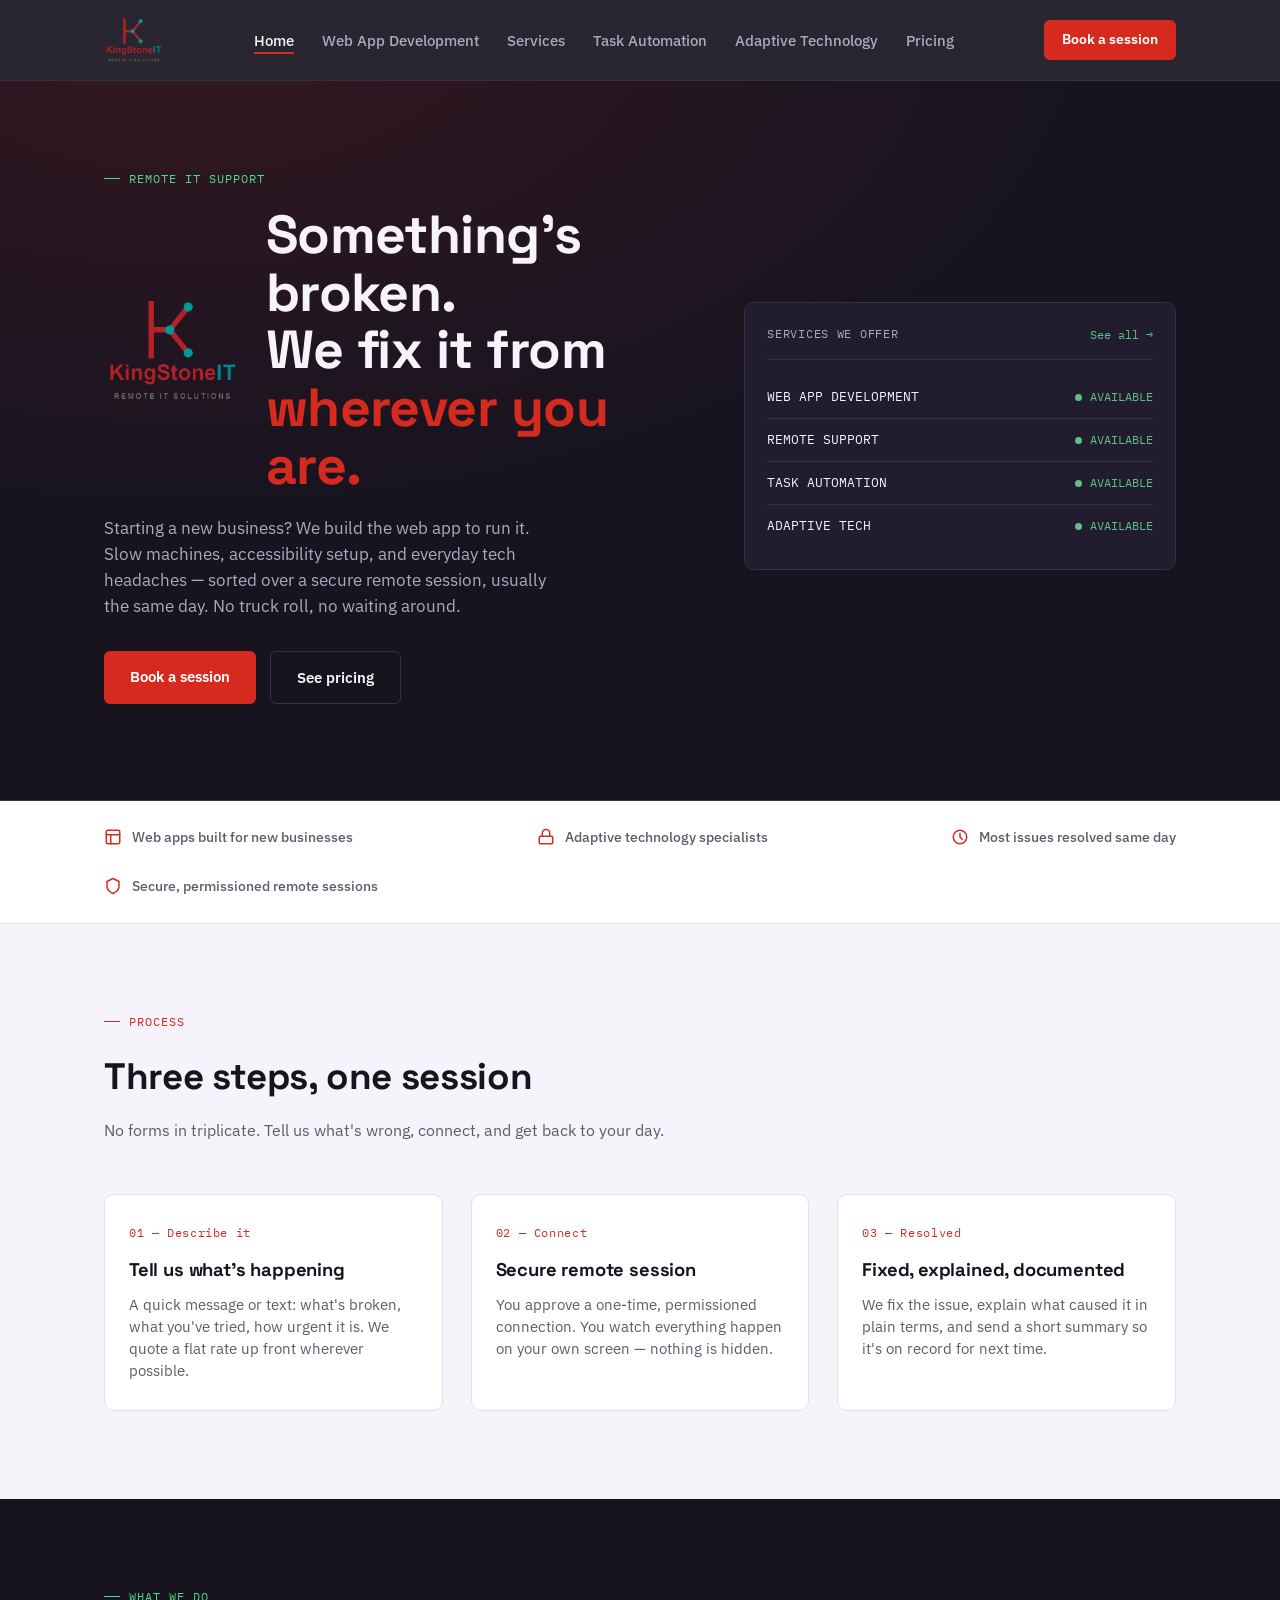
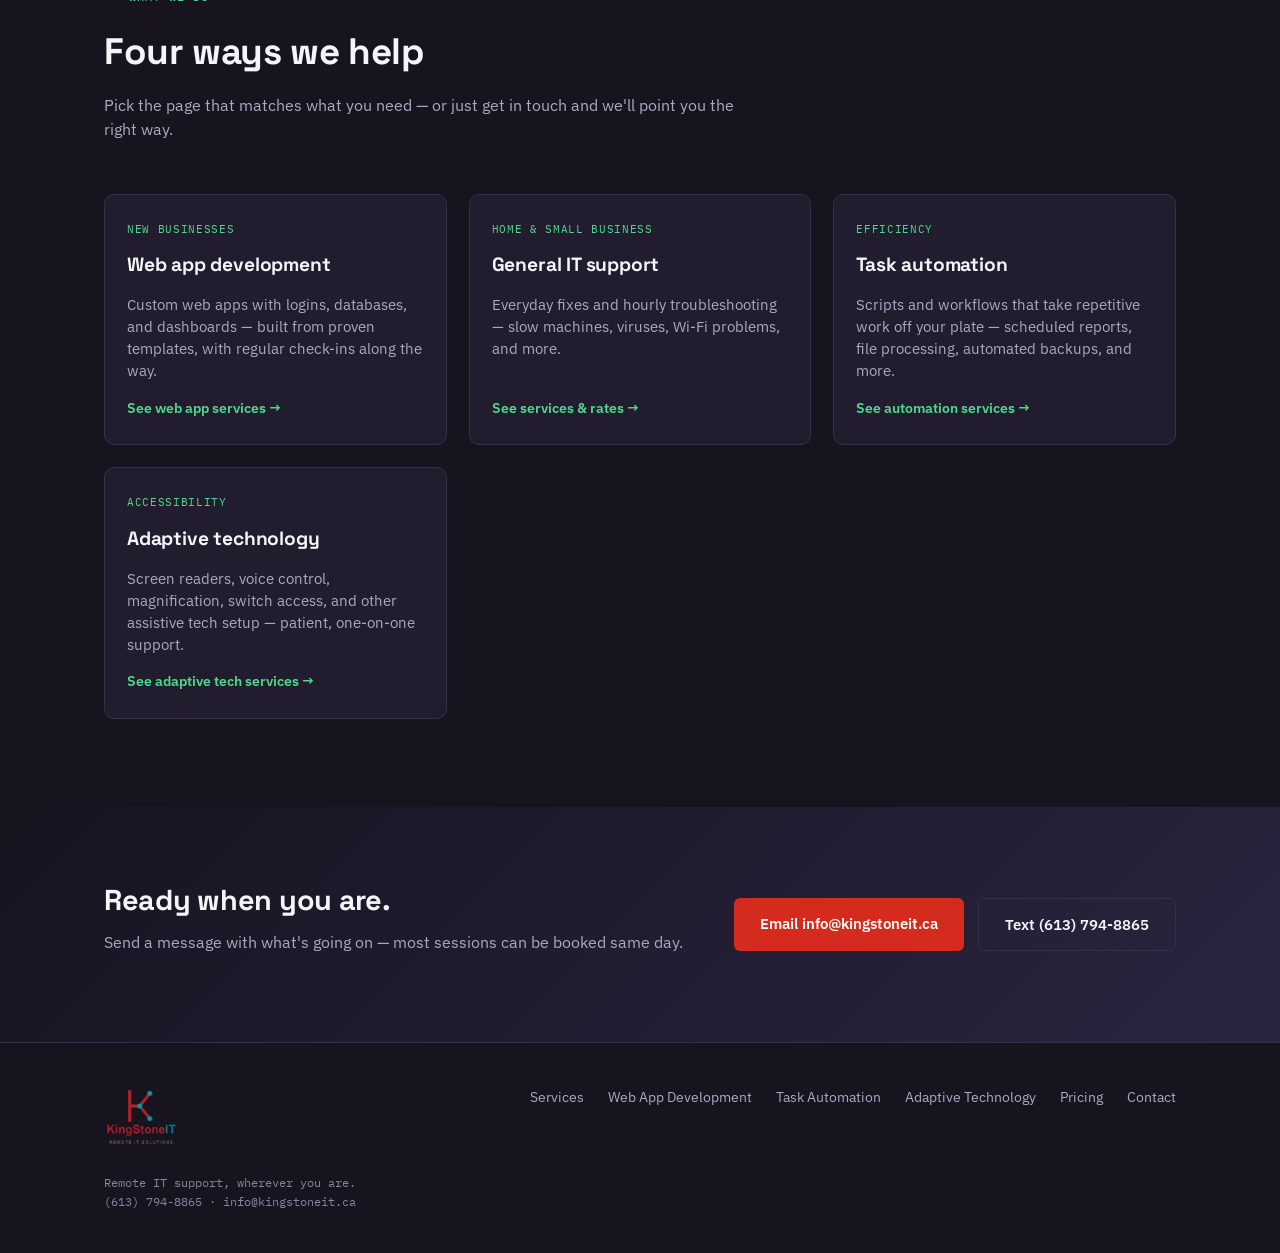
<file: index.html>
<!DOCTYPE html>
<html lang="en">
<head>
<meta charset="UTF-8">
<meta name="viewport" content="width=device-width, initial-scale=1.0">
<title>KingStone IT — Remote IT Support</title>
<meta name="description" content="Remote IT support and web app development for new businesses, plus adaptive technology and task automation. Most sessions resolved the same day.">
<link rel="preconnect" href="https://fonts.googleapis.com">
<link rel="preconnect" href="https://fonts.gstatic.com" crossorigin>
<link href="https://fonts.googleapis.com/css2?family=Space+Grotesk:wght@500;600;700&family=IBM+Plex+Sans:wght@400;500;600&family=IBM+Plex+Mono:wght@400;500&display=swap" rel="stylesheet">
<link href="https://assets.calendly.com/assets/external/widget.css" rel="stylesheet">
<link rel="stylesheet" href="styles.css">
<link rel="stylesheet" href="automation-theme.css">
<link rel="icon" type="image/x-icon" href="favicon.ico">
<link rel="icon" type="image/png" sizes="32x32" href="favicon-32x32.png">
<link rel="icon" type="image/png" sizes="16x16" href="favicon-16x16.png">
<link rel="apple-touch-icon" sizes="180x180" href="apple-touch-icon.png">
</head>
<body>
<a href="#main-content" class="skip-link">Skip to main content</a>

<nav aria-label="Primary">
  <div class="nav-inner">
    <a href="index.html" class="brand"><img src="KingStoneIT-trimmed.png" alt="KingStone IT" class="brand-icon"></a>
    <ul class="nav-links" id="navLinks">
      <li><a href="index.html" aria-current="page">Home</a></li>
      <li><a href="web-app-development.html">Web App Development</a></li>
      <li><a href="services.html">Services</a></li>
      <li><a href="task-automation.html">Task Automation</a></li>
      <li><a href="adaptive-technology.html">Adaptive Technology</a></li>
      <li><a href="pricing.html">Pricing</a></li>
    </ul>
    <div style="display:flex; align-items:center; gap:10px;">
      <a href="https://calendly.com/kingstoneit" target="_blank" rel="noopener" class="nav-cta" onclick="return openCalendly(event)">Book a session</a>
      <button class="nav-toggle" id="navToggle" aria-label="Toggle menu" aria-controls="navLinks" aria-expanded="false">MENU</button>
    </div>
  </div>
</nav>

<header class="hero">
  <div class="wrap hero-grid">
    <div>
      <div class="eyebrow">Remote IT support</div>
      <div class="hero-title-row">
        <img src="KingStoneIT-trimmed.png" alt="" class="hero-logo">
        <h1>Something's broken.<br>We fix it from <em>wherever you are.</em></h1>
      </div>
      <p class="lede">Starting a new business? We build the web app to run it. Slow machines, accessibility setup, and everyday tech headaches — sorted over a secure remote session, usually the same day. No truck roll, no waiting around.</p>
      <div class="hero-ctas">
        <a href="https://calendly.com/kingstoneit" target="_blank" rel="noopener" class="btn-primary" onclick="return openCalendly(event)">Book a session</a>
        <a href="pricing.html" class="btn-ghost">See pricing</a>
      </div>
    </div>
    <div class="board" role="img" aria-label="Services panel listing web app development, remote support, task automation, and adaptive technology as available services">
      <div class="board-head" aria-hidden="true">
        <span>Services we offer</span>
        <a href="services.html">See all &rarr;</a>
      </div>
      <div class="board-row" aria-hidden="true">
        <span class="label">WEB APP DEVELOPMENT</span>
        <span class="status"><span class="pulse-dot"></span>AVAILABLE</span>
      </div>
      <div class="board-row" aria-hidden="true">
        <span class="label">REMOTE SUPPORT</span>
        <span class="status"><span class="pulse-dot"></span>AVAILABLE</span>
      </div>
      <div class="board-row" aria-hidden="true">
        <span class="label">TASK AUTOMATION</span>
        <span class="status"><span class="pulse-dot"></span>AVAILABLE</span>
      </div>
      <div class="board-row" aria-hidden="true">
        <span class="label">ADAPTIVE TECH</span>
        <span class="status"><span class="pulse-dot"></span>AVAILABLE</span>
      </div>
    </div>
  </div>
</header>

<main id="main-content">

<div class="trust">
  <div class="wrap trust-inner">
    <div class="trust-item">
      <svg aria-hidden="true" focusable="false" width="18" height="18" viewBox="0 0 24 24" fill="none" stroke-width="2" stroke-linecap="round" stroke-linejoin="round"><rect x="3" y="3" width="18" height="18" rx="2"/><path d="M3 9h18"/><path d="M9 21V9"/></svg>
      Web apps built for new businesses
    </div>
    <div class="trust-item">
      <svg aria-hidden="true" focusable="false" width="18" height="18" viewBox="0 0 24 24" fill="none" stroke-width="2" stroke-linecap="round" stroke-linejoin="round"><rect x="3" y="11" width="18" height="10" rx="2"/><path d="M7 11V7a5 5 0 0110 0v4"/></svg>
      Adaptive technology specialists
    </div>
    <div class="trust-item">
      <svg aria-hidden="true" focusable="false" width="18" height="18" viewBox="0 0 24 24" fill="none" stroke-width="2" stroke-linecap="round" stroke-linejoin="round"><circle cx="12" cy="12" r="9"/><path d="M12 7v5l3 3"/></svg>
      Most issues resolved same day
    </div>
    <div class="trust-item">
      <svg aria-hidden="true" focusable="false" width="18" height="18" viewBox="0 0 24 24" fill="none" stroke-width="2" stroke-linecap="round" stroke-linejoin="round"><path d="M12 2l8 4v6c0 5-3.5 8-8 10-4.5-2-8-5-8-10V6z"/></svg>
      Secure, permissioned remote sessions
    </div>
  </div>
</div>

<section class="how" id="how">
  <div class="wrap">
    <div class="section-head">
      <div class="eyebrow">Process</div>
      <h2>Three steps, one session</h2>
      <p>No forms in triplicate. Tell us what's wrong, connect, and get back to your day.</p>
    </div>
    <div class="steps">
      <div class="step">
        <div class="step-num mono">01 — Describe it</div>
        <h3>Tell us what's happening</h3>
        <p>A quick message or text: what's broken, what you've tried, how urgent it is. We quote a flat rate up front wherever possible.</p>
      </div>
      <div class="step">
        <div class="step-num mono">02 — Connect</div>
        <h3>Secure remote session</h3>
        <p>You approve a one-time, permissioned connection. You watch everything happen on your own screen — nothing is hidden.</p>
      </div>
      <div class="step">
        <div class="step-num mono">03 — Resolved</div>
        <h3>Fixed, explained, documented</h3>
        <p>We fix the issue, explain what caused it in plain terms, and send a short summary so it's on record for next time.</p>
      </div>
    </div>
  </div>
</section>

<section class="dark-section" id="services">
  <div class="wrap">
    <div class="section-head">
      <div class="eyebrow">What we do</div>
      <h2>Four ways we help</h2>
      <p>Pick the page that matches what you need — or just get in touch and we'll point you the right way.</p>
    </div>
    <div class="service-grid">
      <div class="service-card">
        <div class="tag">New businesses</div>
        <h3>Web app development</h3>
        <p class="desc">Custom web apps with logins, databases, and dashboards — built from proven templates, with regular check-ins along the way.</p>
        <a href="web-app-development.html" class="card-link">See web app services →</a>
      </div>
      <div class="service-card">
        <div class="tag">Home &amp; small business</div>
        <h3>General IT support</h3>
        <p class="desc">Everyday fixes and hourly troubleshooting — slow machines, viruses, Wi-Fi problems, and more.</p>
        <a href="services.html" class="card-link">See services &amp; rates →</a>
      </div>
      <div class="service-card">
        <div class="tag">Efficiency</div>
        <h3>Task automation</h3>
        <p class="desc">Scripts and workflows that take repetitive work off your plate — scheduled reports, file processing, automated backups, and more.</p>
        <a href="task-automation.html" class="card-link">See automation services →</a>
      </div>
      <div class="service-card">
        <div class="tag">Accessibility</div>
        <h3>Adaptive technology</h3>
        <p class="desc">Screen readers, voice control, magnification, switch access, and other assistive tech setup — patient, one-on-one support.</p>
        <a href="adaptive-technology.html" class="card-link">See adaptive tech services →</a>
      </div>
    </div>
  </div>
</section>

<div class="cta-band" id="contact">
  <div class="wrap cta-band-inner">
    <div>
      <h2>Ready when you are.</h2>
      <p>Send a message with what's going on — most sessions can be booked same day.</p>
    </div>
    <div style="display:flex; gap:14px; flex-wrap:wrap;">
      <a href="mailto:info@kingstoneit.ca" class="btn-primary">Email info@kingstoneit.ca</a>
      <a href="sms:+16137948865" class="btn-ghost">Text (613) 794-8865</a>
    </div>
  </div>
</div>

</main>

<footer>
  <div class="wrap footer-inner">
    <div>
      <div class="footer-brand"><img src="KingStoneIT-trimmed.png" alt="KingStone IT" class="footer-icon"></div>
      <p class="footer-note">Remote IT support, wherever you are.<br>(613) 794-8865 · info@kingstoneit.ca</p>
    </div>
    <ul class="footer-links">
      <li><a href="services.html">Services</a></li>
      <li><a href="web-app-development.html">Web App Development</a></li>
      <li><a href="task-automation.html">Task Automation</a></li>
      <li><a href="adaptive-technology.html">Adaptive Technology</a></li>
      <li><a href="pricing.html">Pricing</a></li>
      <li><a href="#contact">Contact</a></li>
    </ul>
  </div>
</footer>

<script src="https://assets.calendly.com/assets/external/widget.js" type="text/javascript" async></script>
<script src="script.js"></script>
</body>
</html>
</file>
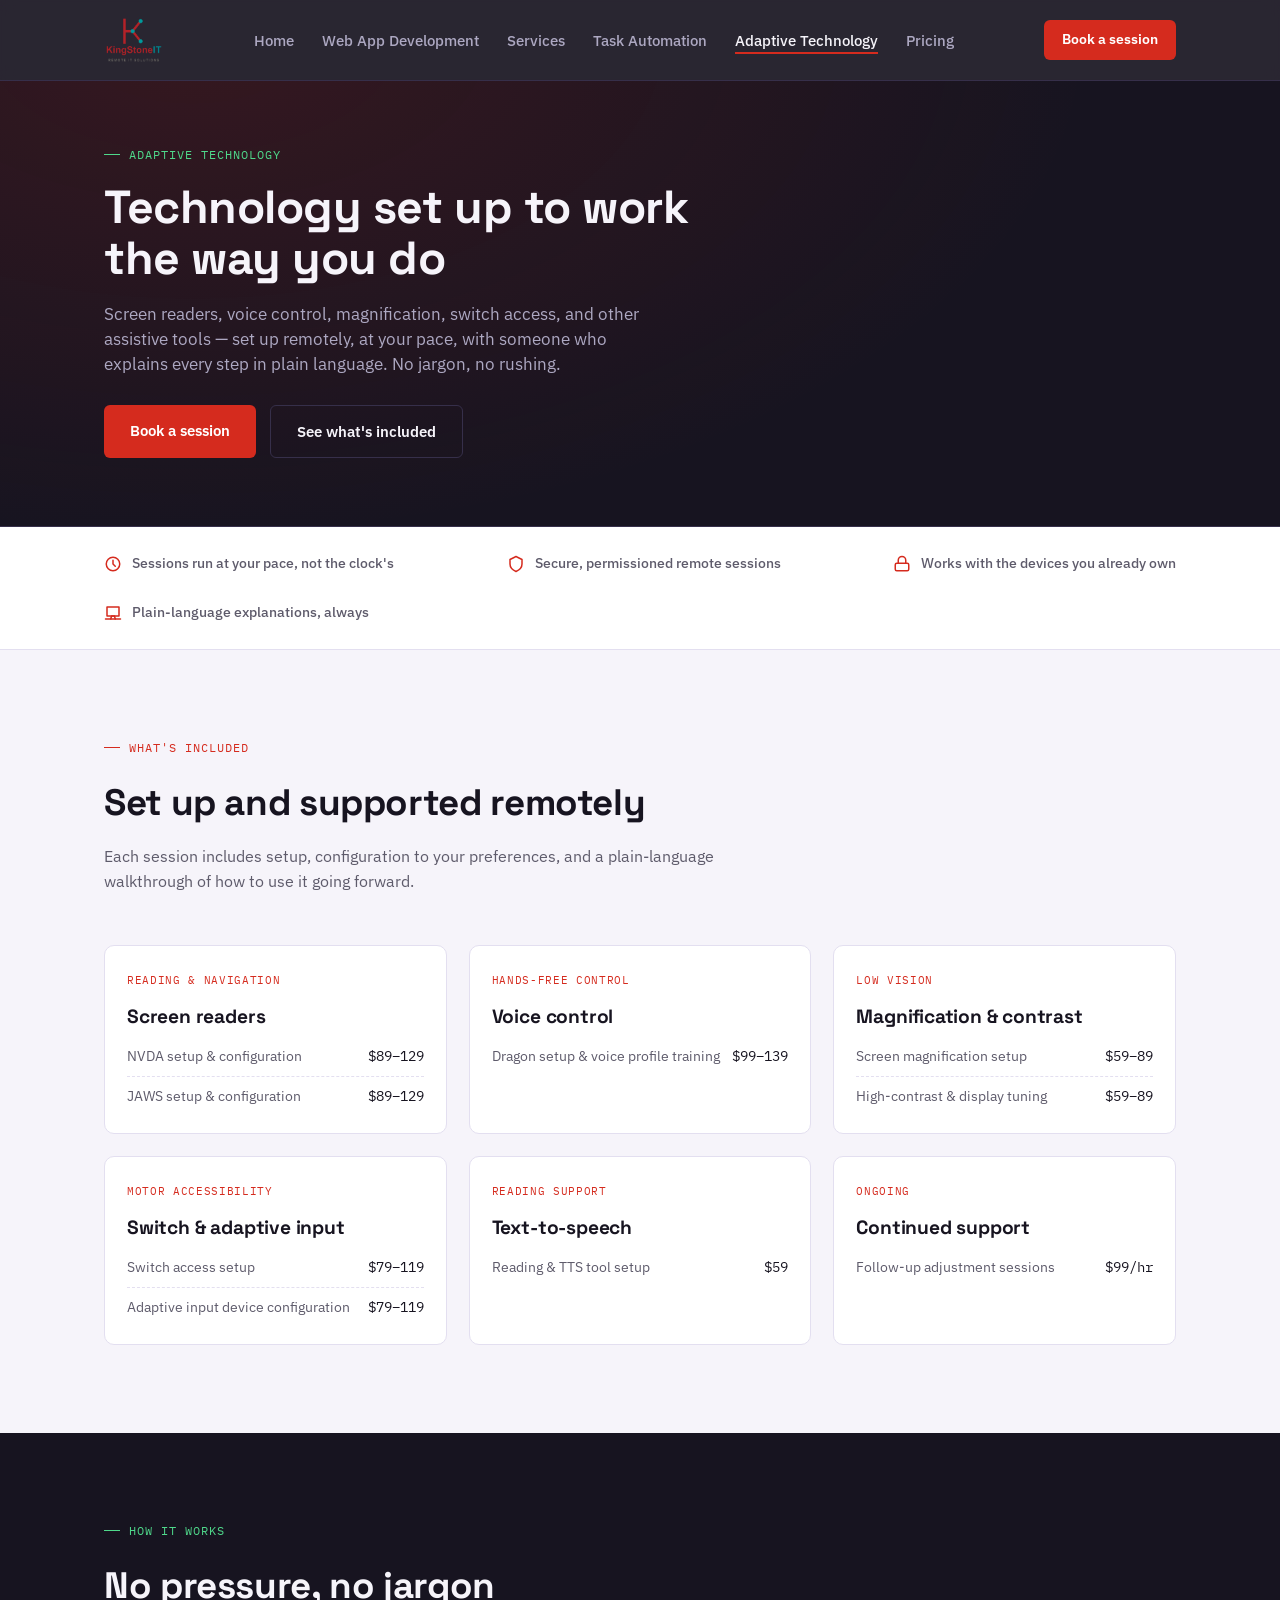
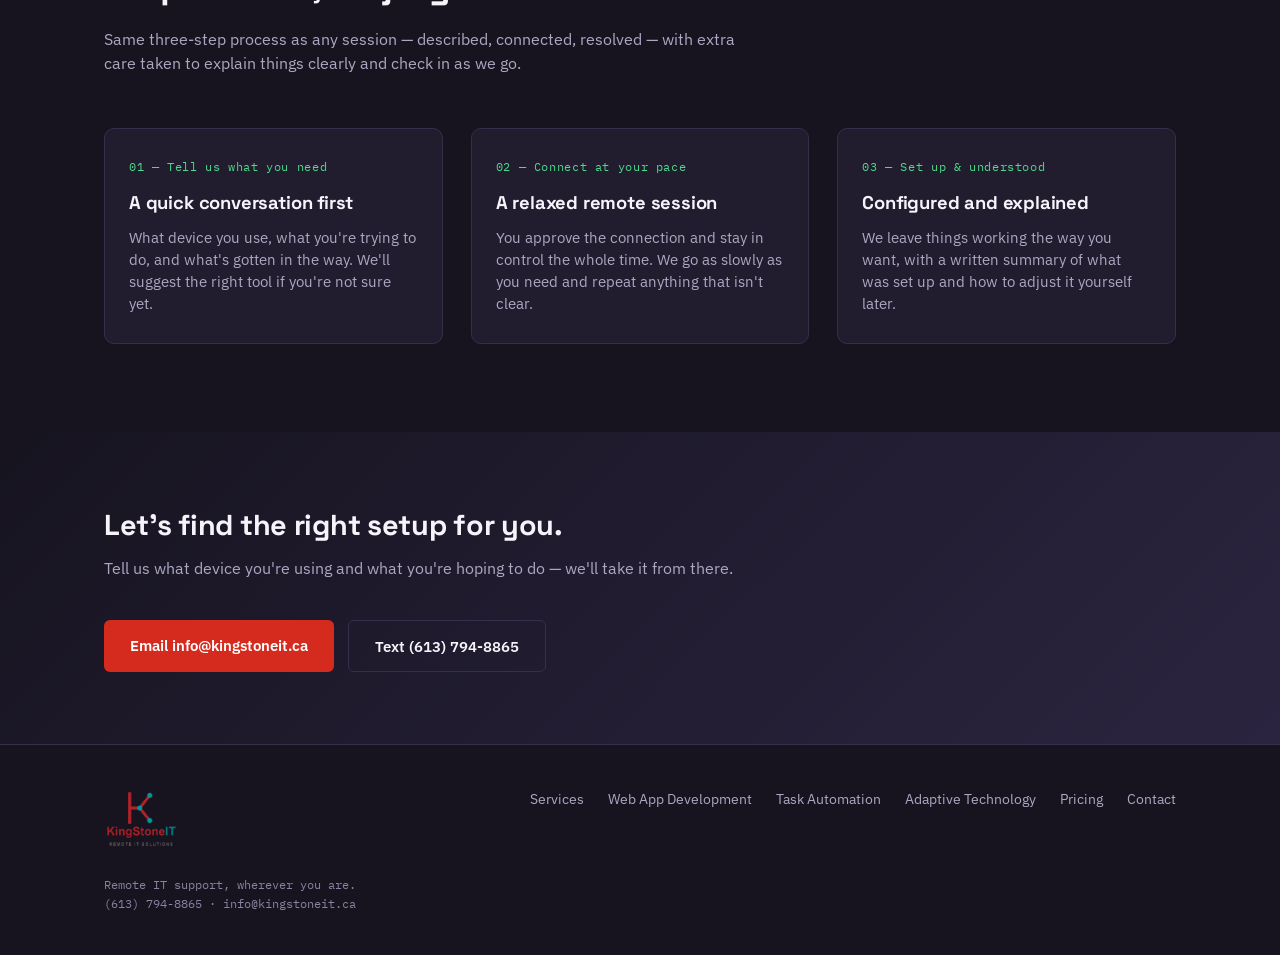
<file: adaptive-technology.html>
<!DOCTYPE html>
<html lang="en">
<head>
<meta charset="UTF-8">
<meta name="viewport" content="width=device-width, initial-scale=1.0">
<title>Adaptive Technology Support — KingStone IT</title>
<meta name="description" content="Remote setup and support for screen readers, voice control, magnification, and other assistive technology. Patient, one-on-one sessions.">
<link rel="preconnect" href="https://fonts.googleapis.com">
<link rel="preconnect" href="https://fonts.gstatic.com" crossorigin>
<link href="https://fonts.googleapis.com/css2?family=Space+Grotesk:wght@500;600;700&family=IBM+Plex+Sans:wght@400;500;600&family=IBM+Plex+Mono:wght@400;500&display=swap" rel="stylesheet">
<link href="https://assets.calendly.com/assets/external/widget.css" rel="stylesheet">
<link rel="stylesheet" href="styles.css">
<link rel="stylesheet" href="automation-theme.css">
<link rel="icon" type="image/x-icon" href="favicon.ico">
<link rel="icon" type="image/png" sizes="32x32" href="favicon-32x32.png">
<link rel="icon" type="image/png" sizes="16x16" href="favicon-16x16.png">
<link rel="apple-touch-icon" sizes="180x180" href="apple-touch-icon.png">
</head>
<body>
<a href="#main-content" class="skip-link">Skip to main content</a>

<nav aria-label="Primary">
  <div class="nav-inner">
    <a href="index.html" class="brand"><img src="KingStoneIT-trimmed.png" alt="KingStone IT" class="brand-icon"></a>
    <ul class="nav-links" id="navLinks">
      <li><a href="index.html">Home</a></li>
      <li><a href="web-app-development.html">Web App Development</a></li>
      <li><a href="services.html">Services</a></li>
      <li><a href="task-automation.html">Task Automation</a></li>
      <li><a href="adaptive-technology.html" aria-current="page">Adaptive Technology</a></li>
      <li><a href="pricing.html">Pricing</a></li>
    </ul>
    <div style="display:flex; align-items:center; gap:10px;">
      <a href="https://calendly.com/kingstoneit" target="_blank" rel="noopener" class="nav-cta" onclick="return openCalendly(event)">Book a session</a>
      <button class="nav-toggle" id="navToggle" aria-label="Toggle menu" aria-controls="navLinks" aria-expanded="false">MENU</button>
    </div>
  </div>
</nav>

<header class="page-hero">
  <div class="wrap">
    <div class="eyebrow">Adaptive technology</div>
    <h1>Technology set up to work the way you do</h1>
    <p class="lede">Screen readers, voice control, magnification, switch access, and other assistive tools — set up remotely, at your pace, with someone who explains every step in plain language. No jargon, no rushing.</p>
    <div class="hero-ctas">
      <a href="https://calendly.com/kingstoneit" target="_blank" rel="noopener" class="btn-primary" onclick="return openCalendly(event)">Book a session</a>
      <a href="#services" class="btn-ghost">See what's included</a>
    </div>
  </div>
</header>

<main id="main-content">

<div class="trust">
  <div class="wrap trust-inner">
    <div class="trust-item">
      <svg aria-hidden="true" focusable="false" width="18" height="18" viewBox="0 0 24 24" fill="none" stroke-width="2" stroke-linecap="round" stroke-linejoin="round"><circle cx="12" cy="12" r="9"/><path d="M12 7v5l3 3"/></svg>
      Sessions run at your pace, not the clock's
    </div>
    <div class="trust-item">
      <svg aria-hidden="true" focusable="false" width="18" height="18" viewBox="0 0 24 24" fill="none" stroke-width="2" stroke-linecap="round" stroke-linejoin="round"><path d="M12 2l8 4v6c0 5-3.5 8-8 10-4.5-2-8-5-8-10V6z"/></svg>
      Secure, permissioned remote sessions
    </div>
    <div class="trust-item">
      <svg aria-hidden="true" focusable="false" width="18" height="18" viewBox="0 0 24 24" fill="none" stroke-width="2" stroke-linecap="round" stroke-linejoin="round"><rect x="3" y="11" width="18" height="10" rx="2"/><path d="M7 11V7a5 5 0 0110 0v4"/></svg>
      Works with the devices you already own
    </div>
    <div class="trust-item">
      <svg aria-hidden="true" focusable="false" width="18" height="18" viewBox="0 0 24 24" fill="none" stroke-width="2" stroke-linecap="round" stroke-linejoin="round"><path d="M4 4h16v12H4z"/><path d="M2 20h20"/><path d="M9 20l1-4h4l1 4"/></svg>
      Plain-language explanations, always
    </div>
  </div>
</div>

<section id="services">
  <div class="wrap">
    <div class="section-head">
      <div class="eyebrow">What's included</div>
      <h2>Set up and supported remotely</h2>
      <p>Each session includes setup, configuration to your preferences, and a plain-language walkthrough of how to use it going forward.</p>
    </div>
    <div class="service-grid">
      <div class="light-card">
        <div class="tag">Reading &amp; navigation</div>
        <h3>Screen readers</h3>
        <ul>
          <li>NVDA setup &amp; configuration <span class="price">$89–129</span></li>
          <li>JAWS setup &amp; configuration <span class="price">$89–129</span></li>
        </ul>
      </div>
      <div class="light-card">
        <div class="tag">Hands-free control</div>
        <h3>Voice control</h3>
        <ul>
          <li>Dragon setup &amp; voice profile training <span class="price">$99–139</span></li>
        </ul>
      </div>
      <div class="light-card">
        <div class="tag">Low vision</div>
        <h3>Magnification &amp; contrast</h3>
        <ul>
          <li>Screen magnification setup <span class="price">$59–89</span></li>
          <li>High-contrast &amp; display tuning <span class="price">$59–89</span></li>
        </ul>
      </div>
      <div class="light-card">
        <div class="tag">Motor accessibility</div>
        <h3>Switch &amp; adaptive input</h3>
        <ul>
          <li>Switch access setup <span class="price">$79–119</span></li>
          <li>Adaptive input device configuration <span class="price">$79–119</span></li>
        </ul>
      </div>
      <div class="light-card">
        <div class="tag">Reading support</div>
        <h3>Text-to-speech</h3>
        <ul>
          <li>Reading &amp; TTS tool setup <span class="price">$59</span></li>
        </ul>
      </div>
      <div class="light-card">
        <div class="tag">Ongoing</div>
        <h3>Continued support</h3>
        <ul>
          <li>Follow-up adjustment sessions <span class="price">$99/hr</span></li>
        </ul>
      </div>
    </div>
  </div>
</section>

<section class="dark-section">
  <div class="wrap">
    <div class="section-head">
      <div class="eyebrow">How it works</div>
      <h2>No pressure, no jargon</h2>
      <p>Same three-step process as any session — described, connected, resolved — with extra care taken to explain things clearly and check in as we go.</p>
    </div>
    <div class="steps">
      <div class="step" style="background:var(--ink-2); border-color:var(--border-dark);">
        <div class="step-num mono" style="color:var(--teal);">01 — Tell us what you need</div>
        <h3 style="color:var(--paper);">A quick conversation first</h3>
        <p style="color:var(--slate-light);">What device you use, what you're trying to do, and what's gotten in the way. We'll suggest the right tool if you're not sure yet.</p>
      </div>
      <div class="step" style="background:var(--ink-2); border-color:var(--border-dark);">
        <div class="step-num mono" style="color:var(--teal);">02 — Connect at your pace</div>
        <h3 style="color:var(--paper);">A relaxed remote session</h3>
        <p style="color:var(--slate-light);">You approve the connection and stay in control the whole time. We go as slowly as you need and repeat anything that isn't clear.</p>
      </div>
      <div class="step" style="background:var(--ink-2); border-color:var(--border-dark);">
        <div class="step-num mono" style="color:var(--teal);">03 — Set up &amp; understood</div>
        <h3 style="color:var(--paper);">Configured and explained</h3>
        <p style="color:var(--slate-light);">We leave things working the way you want, with a written summary of what was set up and how to adjust it yourself later.</p>
      </div>
    </div>
  </div>
</section>

<div class="cta-band" id="contact">
  <div class="wrap cta-band-inner">
    <div>
      <h2>Let's find the right setup for you.</h2>
      <p>Tell us what device you're using and what you're hoping to do — we'll take it from there.</p>
    </div>
    <div style="display:flex; gap:14px; flex-wrap:wrap;">
      <a href="mailto:info@kingstoneit.ca" class="btn-primary">Email info@kingstoneit.ca</a>
      <a href="sms:+16137948865" class="btn-ghost">Text (613) 794-8865</a>
    </div>
  </div>
</div>

</main>

<footer>
  <div class="wrap footer-inner">
    <div>
      <div class="footer-brand"><img src="KingStoneIT-trimmed.png" alt="KingStone IT" class="footer-icon"></div>
      <p class="footer-note">Remote IT support, wherever you are.<br>(613) 794-8865 · info@kingstoneit.ca</p>
    </div>
    <ul class="footer-links">
      <li><a href="services.html">Services</a></li>
      <li><a href="web-app-development.html">Web App Development</a></li>
      <li><a href="task-automation.html">Task Automation</a></li>
      <li><a href="adaptive-technology.html">Adaptive Technology</a></li>
      <li><a href="pricing.html">Pricing</a></li>
      <li><a href="#contact">Contact</a></li>
    </ul>
  </div>
</footer>

<script src="https://assets.calendly.com/assets/external/widget.js" type="text/javascript" async></script>
<script src="script.js"></script>
</body>
</html>
</file>
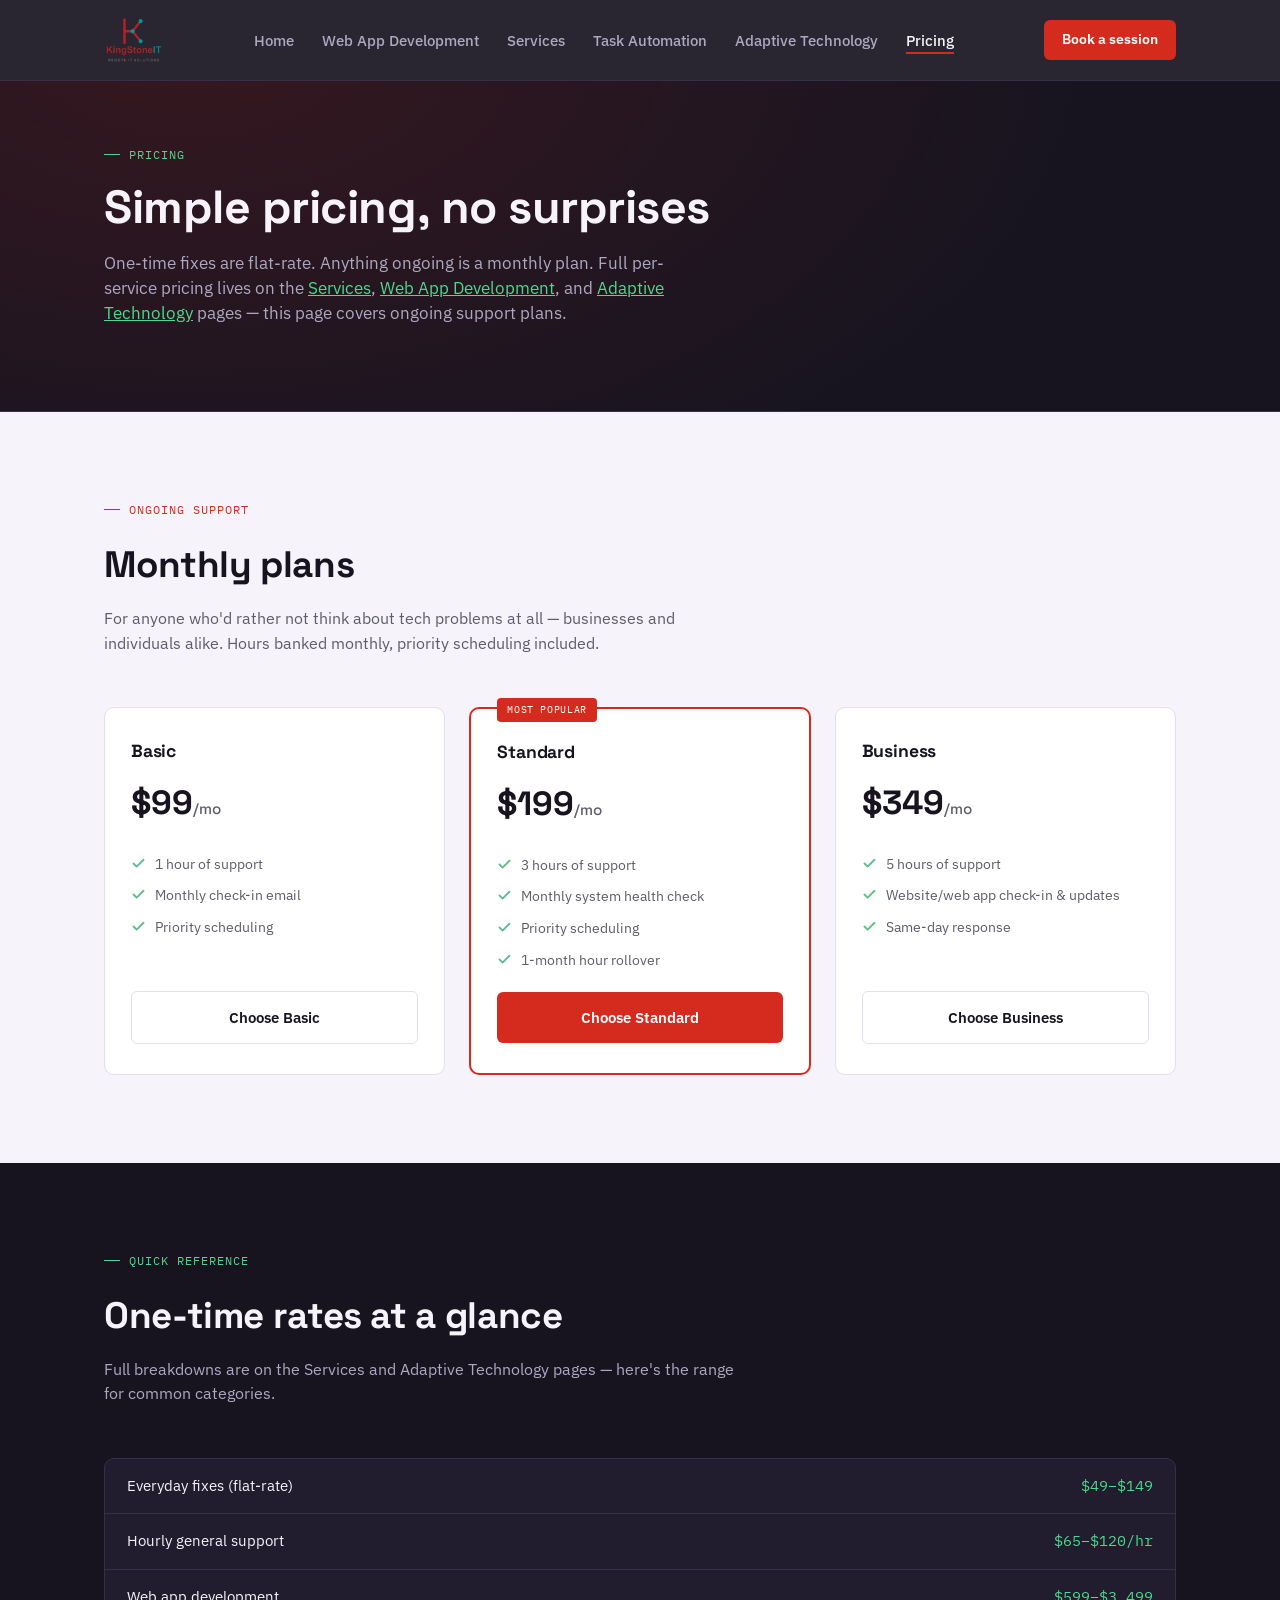
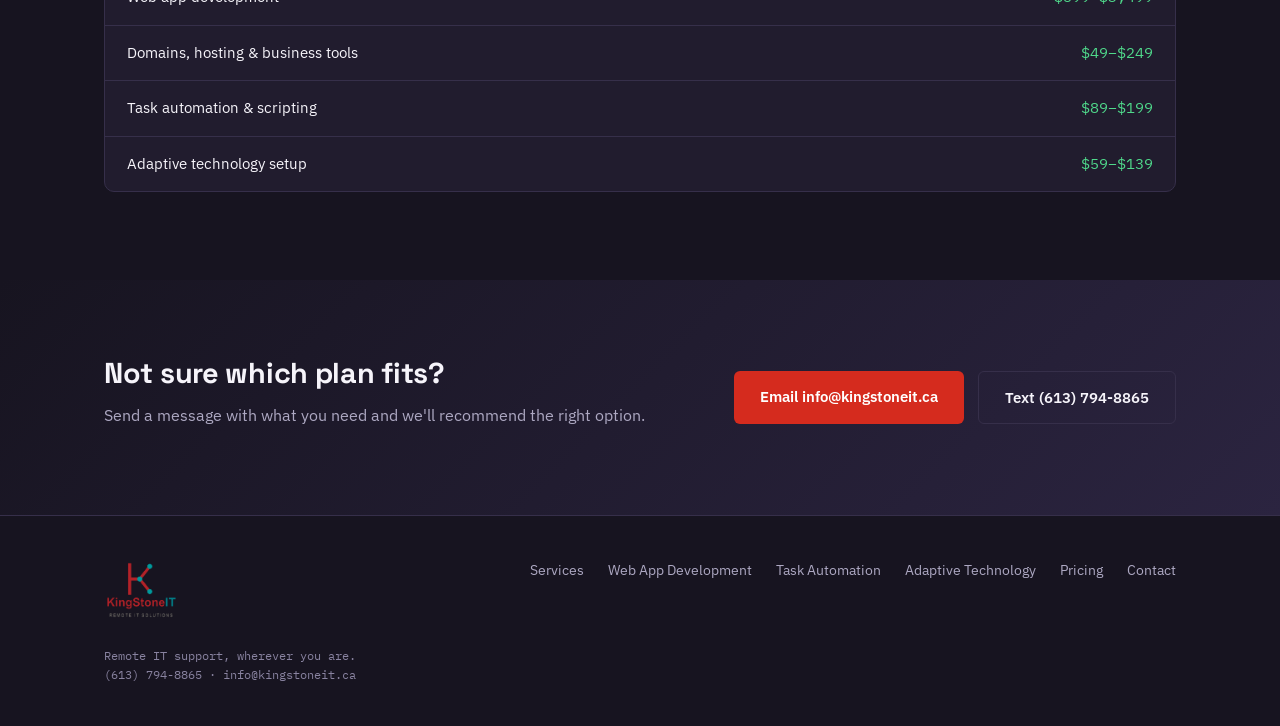
<file: pricing.html>
<!DOCTYPE html>
<html lang="en">
<head>
<meta charset="UTF-8">
<meta name="viewport" content="width=device-width, initial-scale=1.0">
<title>Pricing — KingStone IT</title>
<meta name="description" content="Flat-rate fixes, hourly support, web app development pricing, and monthly retainer plans for ongoing remote IT and adaptive technology support.">
<link rel="preconnect" href="https://fonts.googleapis.com">
<link rel="preconnect" href="https://fonts.gstatic.com" crossorigin>
<link href="https://fonts.googleapis.com/css2?family=Space+Grotesk:wght@500;600;700&family=IBM+Plex+Sans:wght@400;500;600&family=IBM+Plex+Mono:wght@400;500&display=swap" rel="stylesheet">
<link href="https://assets.calendly.com/assets/external/widget.css" rel="stylesheet">
<link rel="stylesheet" href="styles.css">
<link rel="stylesheet" href="automation-theme.css">
<link rel="icon" type="image/x-icon" href="favicon.ico">
<link rel="icon" type="image/png" sizes="32x32" href="favicon-32x32.png">
<link rel="icon" type="image/png" sizes="16x16" href="favicon-16x16.png">
<link rel="apple-touch-icon" sizes="180x180" href="apple-touch-icon.png">
</head>
<body>
<a href="#main-content" class="skip-link">Skip to main content</a>

<nav aria-label="Primary">
  <div class="nav-inner">
    <a href="index.html" class="brand"><img src="KingStoneIT-trimmed.png" alt="KingStone IT" class="brand-icon"></a>
    <ul class="nav-links" id="navLinks">
      <li><a href="index.html">Home</a></li>
      <li><a href="web-app-development.html">Web App Development</a></li>
      <li><a href="services.html">Services</a></li>
      <li><a href="task-automation.html">Task Automation</a></li>
      <li><a href="adaptive-technology.html">Adaptive Technology</a></li>
      <li><a href="pricing.html" aria-current="page">Pricing</a></li>
    </ul>
    <div style="display:flex; align-items:center; gap:10px;">
      <a href="https://calendly.com/kingstoneit" target="_blank" rel="noopener" class="nav-cta" onclick="return openCalendly(event)">Book a session</a>
      <button class="nav-toggle" id="navToggle" aria-label="Toggle menu" aria-controls="navLinks" aria-expanded="false">MENU</button>
    </div>
  </div>
</nav>

<header class="page-hero">
  <div class="wrap">
    <div class="eyebrow">Pricing</div>
    <h1>Simple pricing, no surprises</h1>
    <p class="lede">One-time fixes are flat-rate. Anything ongoing is a monthly plan. Full per-service pricing lives on the <a href="services.html" style="color:var(--teal); text-decoration:underline;">Services</a>, <a href="web-app-development.html" style="color:var(--teal); text-decoration:underline;">Web App Development</a>, and <a href="adaptive-technology.html" style="color:var(--teal); text-decoration:underline;">Adaptive Technology</a> pages — this page covers ongoing support plans.</p>
  </div>
</header>

<main id="main-content">

<section class="retainer">
  <div class="wrap">
    <div class="section-head">
      <div class="eyebrow">Ongoing support</div>
      <h2>Monthly plans</h2>
      <p>For anyone who'd rather not think about tech problems at all — businesses and individuals alike. Hours banked monthly, priority scheduling included.</p>
    </div>
    <div class="plans">
      <div class="plan">
        <h3>Basic</h3>
        <div class="price">$99<span>/mo</span></div>
        <ul>
          <li><svg aria-hidden="true" focusable="false" width="15" height="15" viewBox="0 0 24 24" fill="none" stroke-width="3" stroke-linecap="round" stroke-linejoin="round"><polyline points="20 6 9 17 4 12"/></svg>1 hour of support</li>
          <li><svg aria-hidden="true" focusable="false" width="15" height="15" viewBox="0 0 24 24" fill="none" stroke-width="3" stroke-linecap="round" stroke-linejoin="round"><polyline points="20 6 9 17 4 12"/></svg>Monthly check-in email</li>
          <li><svg aria-hidden="true" focusable="false" width="15" height="15" viewBox="0 0 24 24" fill="none" stroke-width="3" stroke-linecap="round" stroke-linejoin="round"><polyline points="20 6 9 17 4 12"/></svg>Priority scheduling</li>
        </ul>
        <a href="#contact" class="btn-ghost" style="margin-top:22px; text-align:center; border-color:var(--border-light); color:var(--ink);">Choose Basic</a>
      </div>
      <div class="plan featured">
        <h3>Standard</h3>
        <div class="price">$199<span>/mo</span></div>
        <ul>
          <li><svg aria-hidden="true" focusable="false" width="15" height="15" viewBox="0 0 24 24" fill="none" stroke-width="3" stroke-linecap="round" stroke-linejoin="round"><polyline points="20 6 9 17 4 12"/></svg>3 hours of support</li>
          <li><svg aria-hidden="true" focusable="false" width="15" height="15" viewBox="0 0 24 24" fill="none" stroke-width="3" stroke-linecap="round" stroke-linejoin="round"><polyline points="20 6 9 17 4 12"/></svg>Monthly system health check</li>
          <li><svg aria-hidden="true" focusable="false" width="15" height="15" viewBox="0 0 24 24" fill="none" stroke-width="3" stroke-linecap="round" stroke-linejoin="round"><polyline points="20 6 9 17 4 12"/></svg>Priority scheduling</li>
          <li><svg aria-hidden="true" focusable="false" width="15" height="15" viewBox="0 0 24 24" fill="none" stroke-width="3" stroke-linecap="round" stroke-linejoin="round"><polyline points="20 6 9 17 4 12"/></svg>1-month hour rollover</li>
        </ul>
        <a href="#contact" class="btn-primary" style="margin-top:22px; text-align:center;">Choose Standard</a>
      </div>
      <div class="plan">
        <h3>Business</h3>
        <div class="price">$349<span>/mo</span></div>
        <ul>
          <li><svg aria-hidden="true" focusable="false" width="15" height="15" viewBox="0 0 24 24" fill="none" stroke-width="3" stroke-linecap="round" stroke-linejoin="round"><polyline points="20 6 9 17 4 12"/></svg>5 hours of support</li>
          <li><svg aria-hidden="true" focusable="false" width="15" height="15" viewBox="0 0 24 24" fill="none" stroke-width="3" stroke-linecap="round" stroke-linejoin="round"><polyline points="20 6 9 17 4 12"/></svg>Website/web app check-in &amp; updates</li>
          <li><svg aria-hidden="true" focusable="false" width="15" height="15" viewBox="0 0 24 24" fill="none" stroke-width="3" stroke-linecap="round" stroke-linejoin="round"><polyline points="20 6 9 17 4 12"/></svg>Same-day response</li>
        </ul>
        <a href="#contact" class="btn-ghost" style="margin-top:22px; text-align:center; border-color:var(--border-light); color:var(--ink);">Choose Business</a>
      </div>
    </div>
  </div>
</section>

<section class="dark-section">
  <div class="wrap">
    <div class="section-head">
      <div class="eyebrow">Quick reference</div>
      <h2>One-time rates at a glance</h2>
      <p>Full breakdowns are on the Services and Adaptive Technology pages — here's the range for common categories.</p>
    </div>
    <div class="rate-table" style="background:var(--ink-2); border-color:var(--border-dark);">
      <div class="rate-row" style="border-color:var(--border-dark); color:var(--paper);"><span>Everyday fixes (flat-rate)</span><span class="price" style="color:var(--teal);">$49–$149</span></div>
      <div class="rate-row" style="border-color:var(--border-dark); color:var(--paper);"><span>Hourly general support</span><span class="price" style="color:var(--teal);">$65–$120/hr</span></div>
      <div class="rate-row" style="border-color:var(--border-dark); color:var(--paper);"><span>Web app development</span><span class="price" style="color:var(--teal);">$599–$3,499</span></div>
      <div class="rate-row" style="border-color:var(--border-dark); color:var(--paper);"><span>Domains, hosting &amp; business tools</span><span class="price" style="color:var(--teal);">$49–$249</span></div>
      <div class="rate-row" style="border-color:var(--border-dark); color:var(--paper);"><span>Task automation &amp; scripting</span><span class="price" style="color:var(--teal);">$89–$199</span></div>
      <div class="rate-row" style="border-color:var(--border-dark); color:var(--paper);"><span>Adaptive technology setup</span><span class="price" style="color:var(--teal);">$59–$139</span></div>
    </div>
  </div>
</section>

<div class="cta-band" id="contact">
  <div class="wrap cta-band-inner">
    <div>
      <h2>Not sure which plan fits?</h2>
      <p>Send a message with what you need and we'll recommend the right option.</p>
    </div>
    <div style="display:flex; gap:14px; flex-wrap:wrap;">
      <a href="mailto:info@kingstoneit.ca" class="btn-primary">Email info@kingstoneit.ca</a>
      <a href="sms:+16137948865" class="btn-ghost">Text (613) 794-8865</a>
    </div>
  </div>
</div>

</main>

<footer>
  <div class="wrap footer-inner">
    <div>
      <div class="footer-brand"><img src="KingStoneIT-trimmed.png" alt="KingStone IT" class="footer-icon"></div>
      <p class="footer-note">Remote IT support, wherever you are.<br>(613) 794-8865 · info@kingstoneit.ca</p>
    </div>
    <ul class="footer-links">
      <li><a href="services.html">Services</a></li>
      <li><a href="web-app-development.html">Web App Development</a></li>
      <li><a href="task-automation.html">Task Automation</a></li>
      <li><a href="adaptive-technology.html">Adaptive Technology</a></li>
      <li><a href="pricing.html">Pricing</a></li>
      <li><a href="#contact">Contact</a></li>
    </ul>
  </div>
</footer>

<script src="https://assets.calendly.com/assets/external/widget.js" type="text/javascript" async></script>
<script src="script.js"></script>
</body>
</html>
</file>
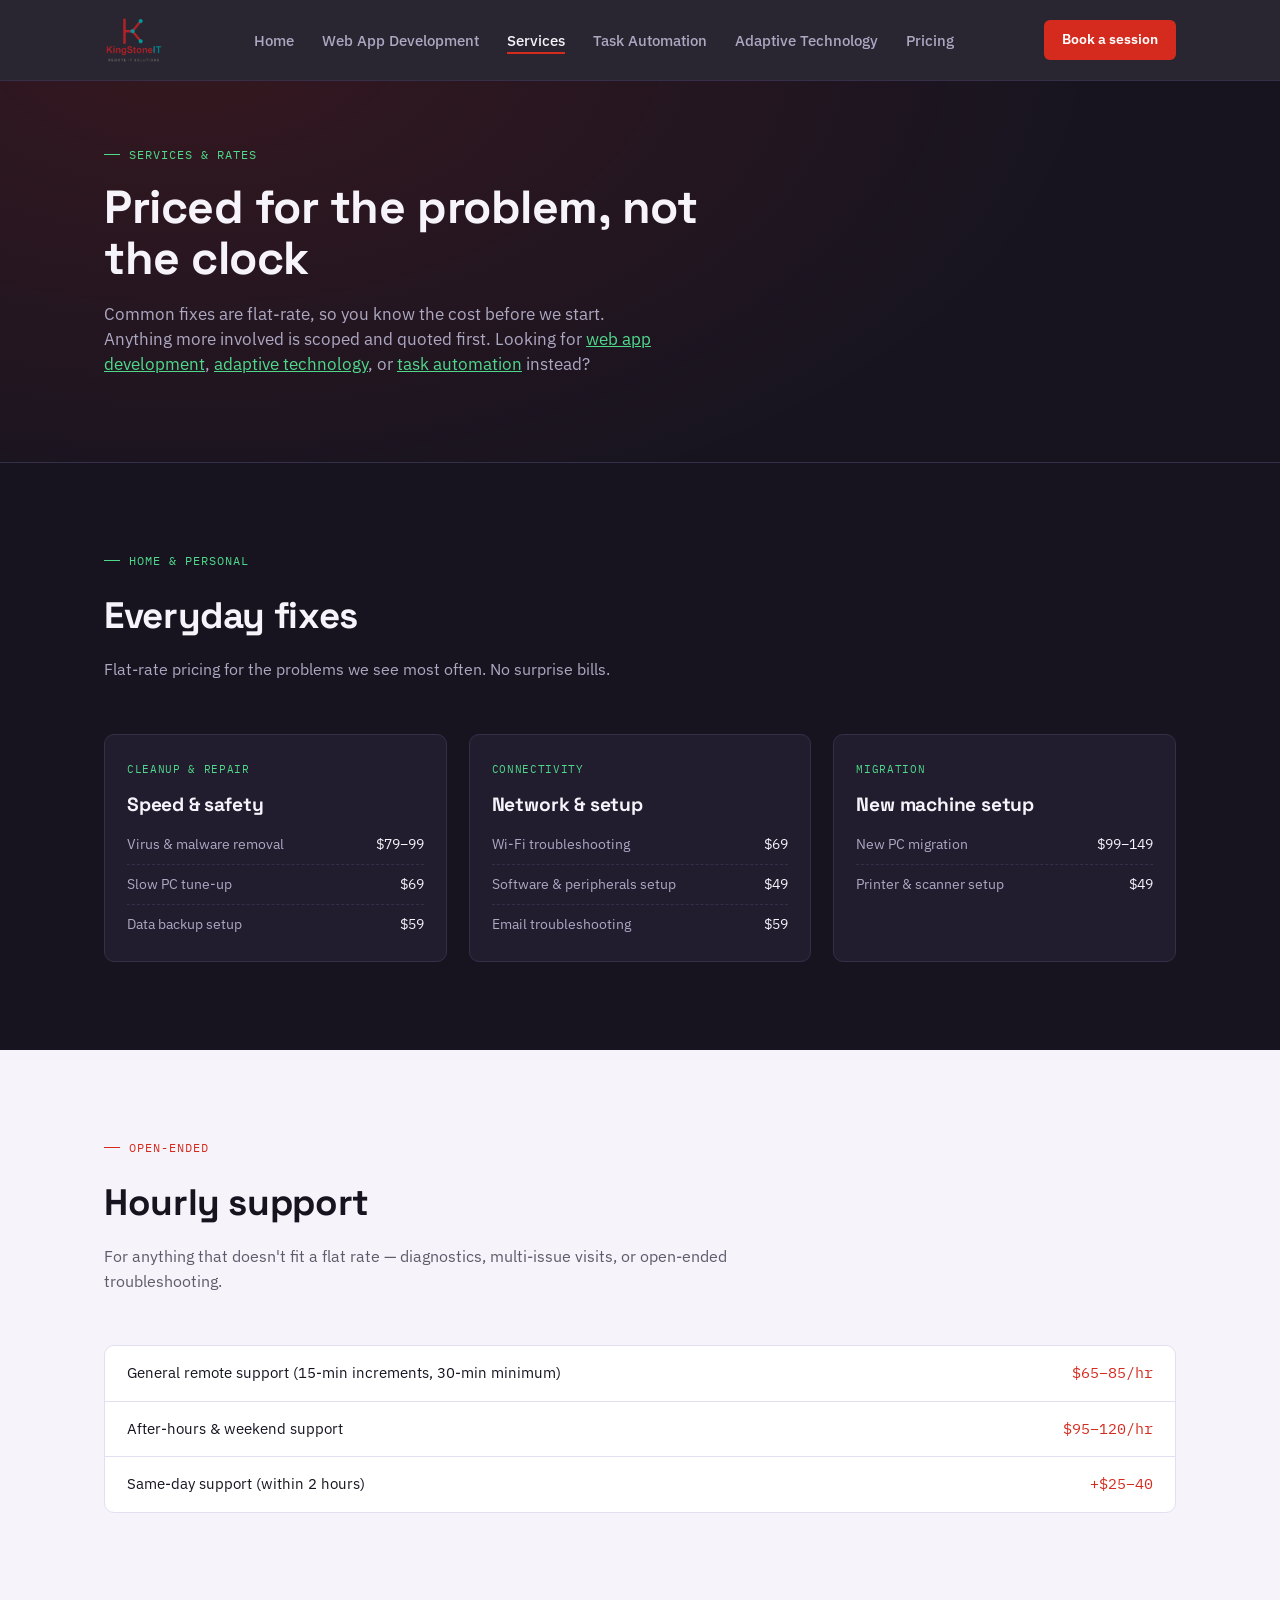
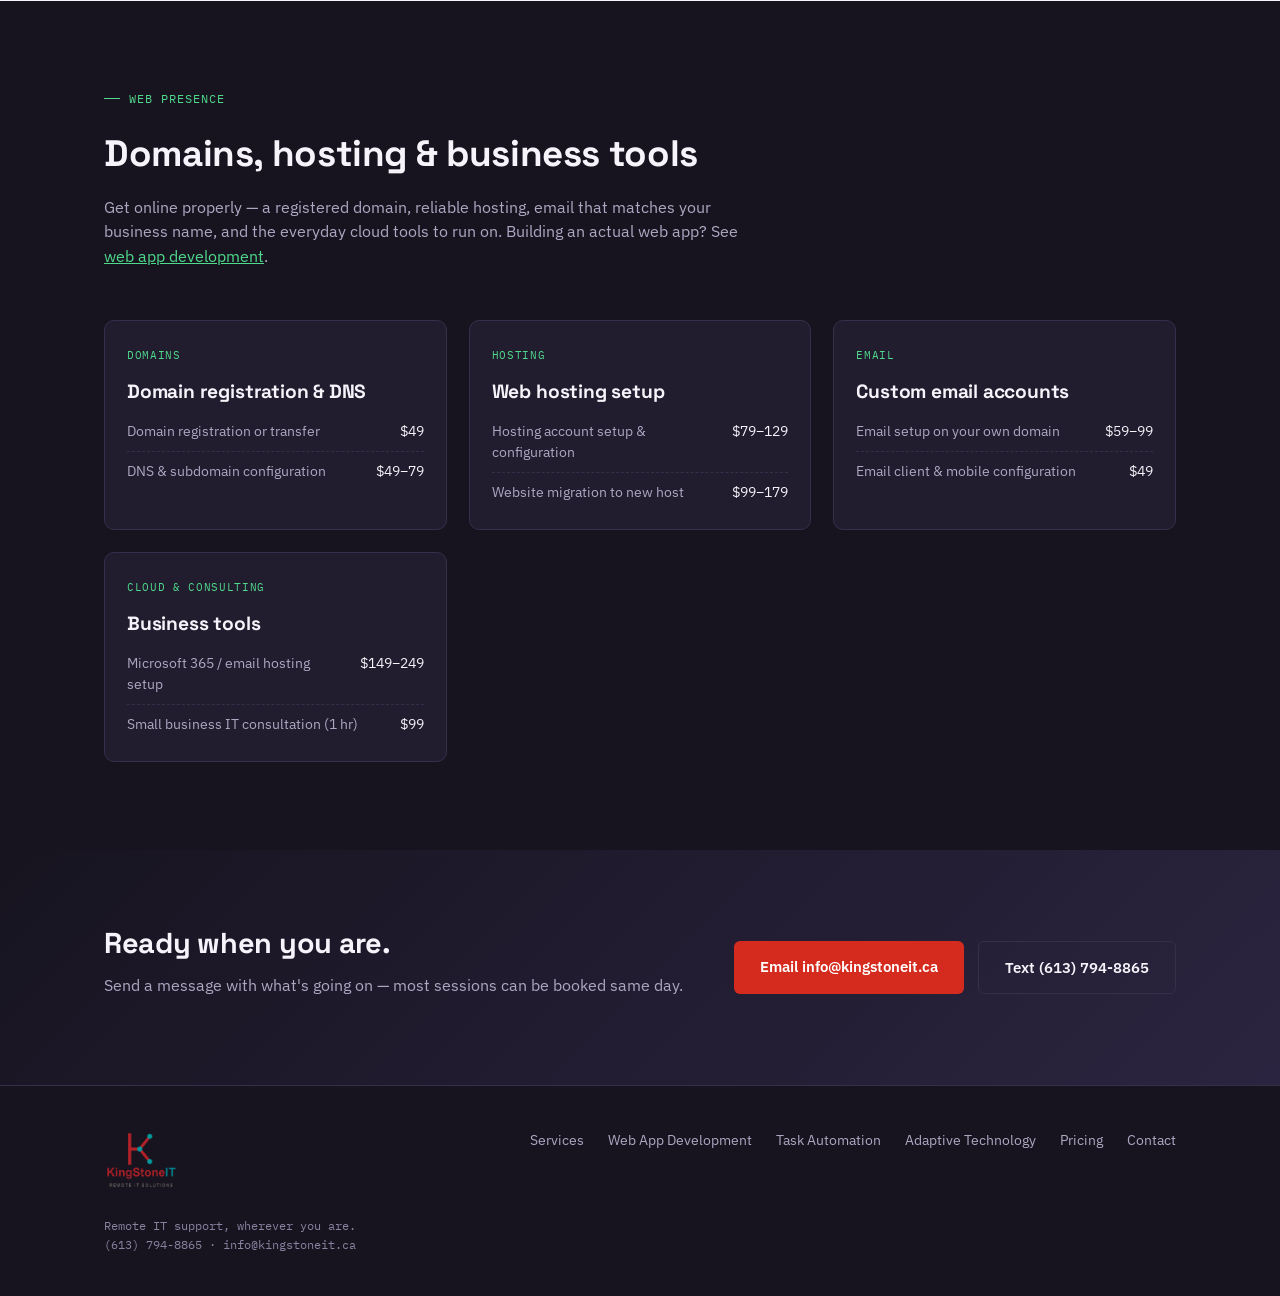
<file: services.html>
<!DOCTYPE html>
<html lang="en">
<head>
<meta charset="UTF-8">
<meta name="viewport" content="width=device-width, initial-scale=1.0">
<title>Services &amp; Rates — KingStone IT</title>
<meta name="description" content="Flat-rate and hourly remote IT support for home and small business: virus removal, tune-ups, Wi-Fi troubleshooting, and web presence setup.">
<link rel="preconnect" href="https://fonts.googleapis.com">
<link rel="preconnect" href="https://fonts.gstatic.com" crossorigin>
<link href="https://fonts.googleapis.com/css2?family=Space+Grotesk:wght@500;600;700&family=IBM+Plex+Sans:wght@400;500;600&family=IBM+Plex+Mono:wght@400;500&display=swap" rel="stylesheet">
<link href="https://assets.calendly.com/assets/external/widget.css" rel="stylesheet">
<link rel="stylesheet" href="styles.css">
<link rel="stylesheet" href="automation-theme.css">
<link rel="icon" type="image/x-icon" href="favicon.ico">
<link rel="icon" type="image/png" sizes="32x32" href="favicon-32x32.png">
<link rel="icon" type="image/png" sizes="16x16" href="favicon-16x16.png">
<link rel="apple-touch-icon" sizes="180x180" href="apple-touch-icon.png">
</head>
<body>
<a href="#main-content" class="skip-link">Skip to main content</a>

<nav aria-label="Primary">
  <div class="nav-inner">
    <a href="index.html" class="brand"><img src="KingStoneIT-trimmed.png" alt="KingStone IT" class="brand-icon"></a>
    <ul class="nav-links" id="navLinks">
      <li><a href="index.html">Home</a></li>
      <li><a href="web-app-development.html">Web App Development</a></li>
      <li><a href="services.html" aria-current="page">Services</a></li>
      <li><a href="task-automation.html">Task Automation</a></li>
      <li><a href="adaptive-technology.html">Adaptive Technology</a></li>
      <li><a href="pricing.html">Pricing</a></li>
    </ul>
    <div style="display:flex; align-items:center; gap:10px;">
      <a href="https://calendly.com/kingstoneit" target="_blank" rel="noopener" class="nav-cta" onclick="return openCalendly(event)">Book a session</a>
      <button class="nav-toggle" id="navToggle" aria-label="Toggle menu" aria-controls="navLinks" aria-expanded="false">MENU</button>
    </div>
  </div>
</nav>

<header class="page-hero">
  <div class="wrap">
    <div class="eyebrow">Services &amp; rates</div>
    <h1>Priced for the problem, not the clock</h1>
    <p class="lede">Common fixes are flat-rate, so you know the cost before we start. Anything more involved is scoped and quoted first. Looking for <a href="web-app-development.html" style="color:var(--teal); text-decoration:underline;">web app development</a>, <a href="adaptive-technology.html" style="color:var(--teal); text-decoration:underline;">adaptive technology</a>, or <a href="task-automation.html" style="color:var(--teal); text-decoration:underline;">task automation</a> instead?</p>
  </div>
</header>

<main id="main-content">

<section class="dark-section">
  <div class="wrap">
    <div class="section-head">
      <div class="eyebrow">Home &amp; personal</div>
      <h2>Everyday fixes</h2>
      <p>Flat-rate pricing for the problems we see most often. No surprise bills.</p>
    </div>
    <div class="service-grid">
      <div class="service-card">
        <div class="tag">Cleanup &amp; repair</div>
        <h3>Speed &amp; safety</h3>
        <ul>
          <li>Virus &amp; malware removal <span class="price">$79–99</span></li>
          <li>Slow PC tune-up <span class="price">$69</span></li>
          <li>Data backup setup <span class="price">$59</span></li>
        </ul>
      </div>
      <div class="service-card">
        <div class="tag">Connectivity</div>
        <h3>Network &amp; setup</h3>
        <ul>
          <li>Wi-Fi troubleshooting <span class="price">$69</span></li>
          <li>Software &amp; peripherals setup <span class="price">$49</span></li>
          <li>Email troubleshooting <span class="price">$59</span></li>
        </ul>
      </div>
      <div class="service-card">
        <div class="tag">Migration</div>
        <h3>New machine setup</h3>
        <ul>
          <li>New PC migration <span class="price">$99–149</span></li>
          <li>Printer &amp; scanner setup <span class="price">$49</span></li>
        </ul>
      </div>
    </div>
  </div>
</section>

<section class="how">
  <div class="wrap">
    <div class="section-head">
      <div class="eyebrow">Open-ended</div>
      <h2>Hourly support</h2>
      <p>For anything that doesn't fit a flat rate — diagnostics, multi-issue visits, or open-ended troubleshooting.</p>
    </div>
    <div class="rate-table">
      <div class="rate-row"><span>General remote support (15-min increments, 30-min minimum)</span><span class="price">$65–85/hr</span></div>
      <div class="rate-row"><span>After-hours &amp; weekend support</span><span class="price">$95–120/hr</span></div>
      <div class="rate-row"><span>Same-day support (within 2 hours)</span><span class="price">+$25–40</span></div>
    </div>
  </div>
</section>

<section id="hosting" class="dark-section">
  <div class="wrap">
    <div class="section-head">
      <div class="eyebrow">Web presence</div>
      <h2>Domains, hosting &amp; business tools</h2>
      <p>Get online properly — a registered domain, reliable hosting, email that matches your business name, and the everyday cloud tools to run on. Building an actual web app? See <a href="web-app-development.html" style="color:var(--teal); text-decoration:underline;">web app development</a>.</p>
    </div>
    <div class="service-grid">
      <div class="service-card">
        <div class="tag">Domains</div>
        <h3>Domain registration &amp; DNS</h3>
        <ul>
          <li>Domain registration or transfer <span class="price">$49</span></li>
          <li>DNS &amp; subdomain configuration <span class="price">$49–79</span></li>
        </ul>
      </div>
      <div class="service-card">
        <div class="tag">Hosting</div>
        <h3>Web hosting setup</h3>
        <ul>
          <li>Hosting account setup &amp; configuration <span class="price">$79–129</span></li>
          <li>Website migration to new host <span class="price">$99–179</span></li>
        </ul>
      </div>
      <div class="service-card">
        <div class="tag">Email</div>
        <h3>Custom email accounts</h3>
        <ul>
          <li>Email setup on your own domain <span class="price">$59–99</span></li>
          <li>Email client &amp; mobile configuration <span class="price">$49</span></li>
        </ul>
      </div>
      <div class="service-card">
        <div class="tag">Cloud &amp; consulting</div>
        <h3>Business tools</h3>
        <ul>
          <li>Microsoft 365 / email hosting setup <span class="price">$149–249</span></li>
          <li>Small business IT consultation (1 hr) <span class="price">$99</span></li>
        </ul>
      </div>
    </div>
  </div>
</section>

<div class="cta-band" id="contact">
  <div class="wrap cta-band-inner">
    <div>
      <h2>Ready when you are.</h2>
      <p>Send a message with what's going on — most sessions can be booked same day.</p>
    </div>
    <div style="display:flex; gap:14px; flex-wrap:wrap;">
      <a href="mailto:info@kingstoneit.ca" class="btn-primary">Email info@kingstoneit.ca</a>
      <a href="sms:+16137948865" class="btn-ghost">Text (613) 794-8865</a>
    </div>
  </div>
</div>

</main>

<footer>
  <div class="wrap footer-inner">
    <div>
      <div class="footer-brand"><img src="KingStoneIT-trimmed.png" alt="KingStone IT" class="footer-icon"></div>
      <p class="footer-note">Remote IT support, wherever you are.<br>(613) 794-8865 · info@kingstoneit.ca</p>
    </div>
    <ul class="footer-links">
      <li><a href="services.html">Services</a></li>
      <li><a href="web-app-development.html">Web App Development</a></li>
      <li><a href="task-automation.html">Task Automation</a></li>
      <li><a href="adaptive-technology.html">Adaptive Technology</a></li>
      <li><a href="pricing.html">Pricing</a></li>
      <li><a href="#contact">Contact</a></li>
    </ul>
  </div>
</footer>

<script src="https://assets.calendly.com/assets/external/widget.js" type="text/javascript" async></script>
<script src="script.js"></script>
</body>
</html>
</file>
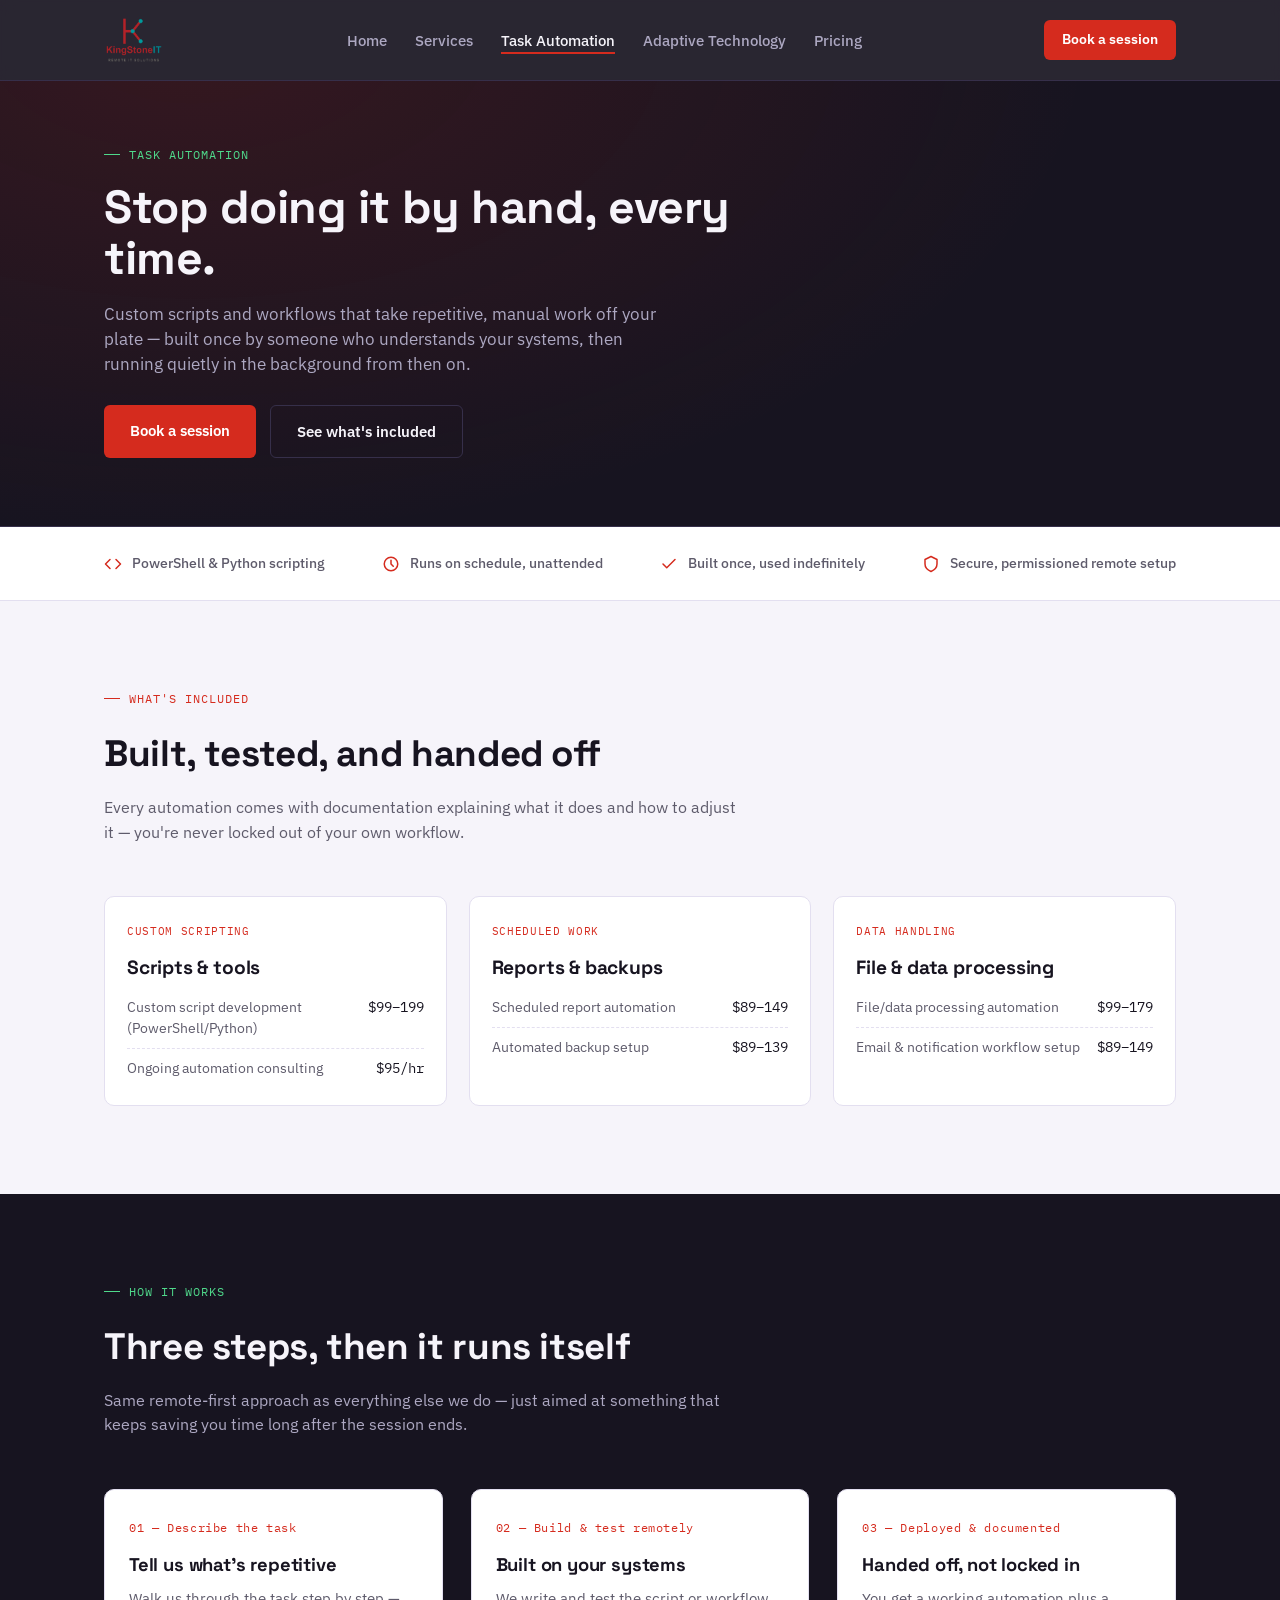
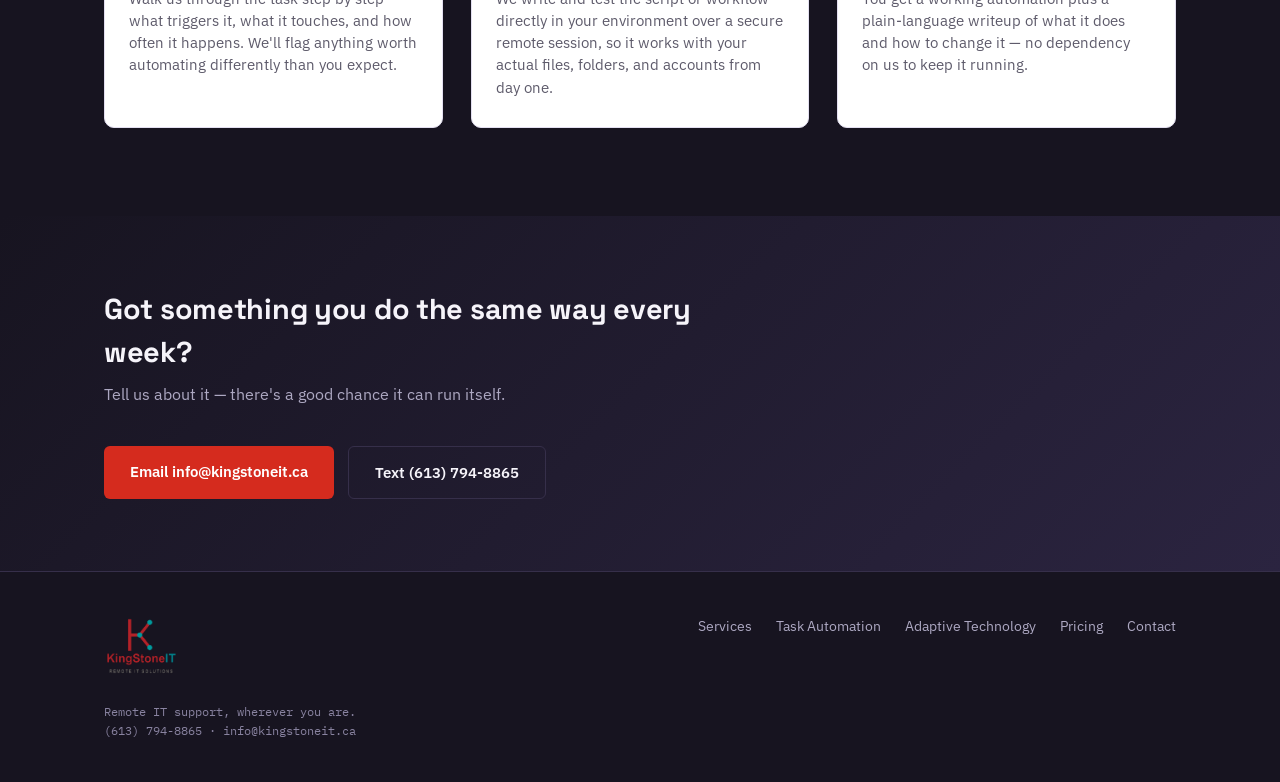
<file: task-automation.html>
<!DOCTYPE html>
<html lang="en">
<head>
<meta charset="UTF-8">
<meta name="viewport" content="width=device-width, initial-scale=1.0">
<title>Task Automation — KingStone IT</title>
<meta name="description" content="Custom scripts and workflows that automate repetitive tasks — scheduled reports, file processing, backups, and notification workflows.">
<link rel="preconnect" href="https://fonts.googleapis.com">
<link rel="preconnect" href="https://fonts.gstatic.com" crossorigin>
<link href="https://fonts.googleapis.com/css2?family=Space+Grotesk:wght@500;600;700&family=IBM+Plex+Sans:wght@400;500;600&family=IBM+Plex+Mono:wght@400;500&display=swap" rel="stylesheet">
<link href="https://assets.calendly.com/assets/external/widget.css" rel="stylesheet">
<link rel="stylesheet" href="styles.css">
<link rel="stylesheet" href="automation-theme.css">
<link rel="icon" type="image/x-icon" href="favicon.ico">
<link rel="icon" type="image/png" sizes="32x32" href="favicon-32x32.png">
<link rel="icon" type="image/png" sizes="16x16" href="favicon-16x16.png">
<link rel="apple-touch-icon" sizes="180x180" href="apple-touch-icon.png">
</head>
<body>
<a href="#main-content" class="skip-link">Skip to main content</a>

<nav aria-label="Primary">
  <div class="nav-inner">
    <a href="index.html" class="brand"><img src="KingStoneIT-trimmed.png" alt="KingStone IT" class="brand-icon"></a>
    <ul class="nav-links" id="navLinks">
      <li><a href="index.html">Home</a></li>
      <li><a href="services.html">Services</a></li>
      <li><a href="task-automation.html" aria-current="page">Task Automation</a></li>
      <li><a href="adaptive-technology.html">Adaptive Technology</a></li>
      <li><a href="pricing.html">Pricing</a></li>
    </ul>
    <div style="display:flex; align-items:center; gap:10px;">
      <a href="https://calendly.com/kingstoneit" target="_blank" rel="noopener" class="nav-cta" onclick="return openCalendly(event)">Book a session</a>
      <button class="nav-toggle" id="navToggle" aria-label="Toggle menu" aria-controls="navLinks" aria-expanded="false">MENU</button>
    </div>
  </div>
</nav>

<header class="page-hero">
  <div class="wrap">
    <div class="eyebrow">Task automation</div>
    <h1>Stop doing it by hand, every time.</h1>
    <p class="lede">Custom scripts and workflows that take repetitive, manual work off your plate — built once by someone who understands your systems, then running quietly in the background from then on.</p>
    <div class="hero-ctas">
      <a href="https://calendly.com/kingstoneit" target="_blank" rel="noopener" class="btn-primary" onclick="return openCalendly(event)">Book a session</a>
      <a href="#services" class="btn-ghost">See what's included</a>
    </div>
  </div>
</header>

<main id="main-content">

<div class="trust">
  <div class="wrap trust-inner">
    <div class="trust-item">
      <svg aria-hidden="true" focusable="false" width="18" height="18" viewBox="0 0 24 24" fill="none" stroke-width="2" stroke-linecap="round" stroke-linejoin="round"><polyline points="16 18 22 12 16 6"/><polyline points="8 6 2 12 8 18"/></svg>
      PowerShell &amp; Python scripting
    </div>
    <div class="trust-item">
      <svg aria-hidden="true" focusable="false" width="18" height="18" viewBox="0 0 24 24" fill="none" stroke-width="2" stroke-linecap="round" stroke-linejoin="round"><circle cx="12" cy="12" r="9"/><path d="M12 7v5l3 3"/></svg>
      Runs on schedule, unattended
    </div>
    <div class="trust-item">
      <svg aria-hidden="true" focusable="false" width="18" height="18" viewBox="0 0 24 24" fill="none" stroke-width="2" stroke-linecap="round" stroke-linejoin="round"><path d="M20 6L9 17l-5-5"/></svg>
      Built once, used indefinitely
    </div>
    <div class="trust-item">
      <svg aria-hidden="true" focusable="false" width="18" height="18" viewBox="0 0 24 24" fill="none" stroke-width="2" stroke-linecap="round" stroke-linejoin="round"><path d="M12 2l8 4v6c0 5-3.5 8-8 10-4.5-2-8-5-8-10V6z"/></svg>
      Secure, permissioned remote setup
    </div>
  </div>
</div>

<section id="services">
  <div class="wrap">
    <div class="section-head">
      <div class="eyebrow">What's included</div>
      <h2>Built, tested, and handed off</h2>
      <p>Every automation comes with documentation explaining what it does and how to adjust it — you're never locked out of your own workflow.</p>
    </div>
    <div class="service-grid">
      <div class="light-card">
        <div class="tag">Custom scripting</div>
        <h3>Scripts &amp; tools</h3>
        <ul>
          <li>Custom script development (PowerShell/Python) <span class="price">$99–199</span></li>
          <li>Ongoing automation consulting <span class="price">$95/hr</span></li>
        </ul>
      </div>
      <div class="light-card">
        <div class="tag">Scheduled work</div>
        <h3>Reports &amp; backups</h3>
        <ul>
          <li>Scheduled report automation <span class="price">$89–149</span></li>
          <li>Automated backup setup <span class="price">$89–139</span></li>
        </ul>
      </div>
      <div class="light-card">
        <div class="tag">Data handling</div>
        <h3>File &amp; data processing</h3>
        <ul>
          <li>File/data processing automation <span class="price">$99–179</span></li>
          <li>Email &amp; notification workflow setup <span class="price">$89–149</span></li>
        </ul>
      </div>
    </div>
  </div>
</section>

<section class="dark-section">
  <div class="wrap">
    <div class="section-head">
      <div class="eyebrow">How it works</div>
      <h2>Three steps, then it runs itself</h2>
      <p>Same remote-first approach as everything else we do — just aimed at something that keeps saving you time long after the session ends.</p>
    </div>
    <div class="steps">
      <div class="step">
        <div class="step-num mono">01 — Describe the task</div>
        <h3>Tell us what's repetitive</h3>
        <p>Walk us through the task step by step — what triggers it, what it touches, and how often it happens. We'll flag anything worth automating differently than you expect.</p>
      </div>
      <div class="step">
        <div class="step-num mono">02 — Build &amp; test remotely</div>
        <h3>Built on your systems</h3>
        <p>We write and test the script or workflow directly in your environment over a secure remote session, so it works with your actual files, folders, and accounts from day one.</p>
      </div>
      <div class="step">
        <div class="step-num mono">03 — Deployed &amp; documented</div>
        <h3>Handed off, not locked in</h3>
        <p>You get a working automation plus a plain-language writeup of what it does and how to change it — no dependency on us to keep it running.</p>
      </div>
    </div>
  </div>
</section>

<div class="cta-band" id="contact">
  <div class="wrap cta-band-inner">
    <div>
      <h2>Got something you do the same way every week?</h2>
      <p>Tell us about it — there's a good chance it can run itself.</p>
    </div>
    <div style="display:flex; gap:14px; flex-wrap:wrap;">
      <a href="mailto:info@kingstoneit.ca" class="btn-primary">Email info@kingstoneit.ca</a>
      <a href="sms:+16137948865" class="btn-ghost">Text (613) 794-8865</a>
    </div>
  </div>
</div>

</main>

<footer>
  <div class="wrap footer-inner">
    <div>
      <div class="footer-brand"><img src="KingStoneIT-trimmed.png" alt="KingStone IT" class="footer-icon"></div>
      <p class="footer-note">Remote IT support, wherever you are.<br>(613) 794-8865 · info@kingstoneit.ca</p>
    </div>
    <ul class="footer-links">
      <li><a href="services.html">Services</a></li>
      <li><a href="task-automation.html">Task Automation</a></li>
      <li><a href="adaptive-technology.html">Adaptive Technology</a></li>
      <li><a href="pricing.html">Pricing</a></li>
      <li><a href="#contact">Contact</a></li>
    </ul>
  </div>
</footer>

<script src="https://assets.calendly.com/assets/external/widget.js" type="text/javascript" async></script>
<script src="script.js"></script>
</body>
</html>
</file>
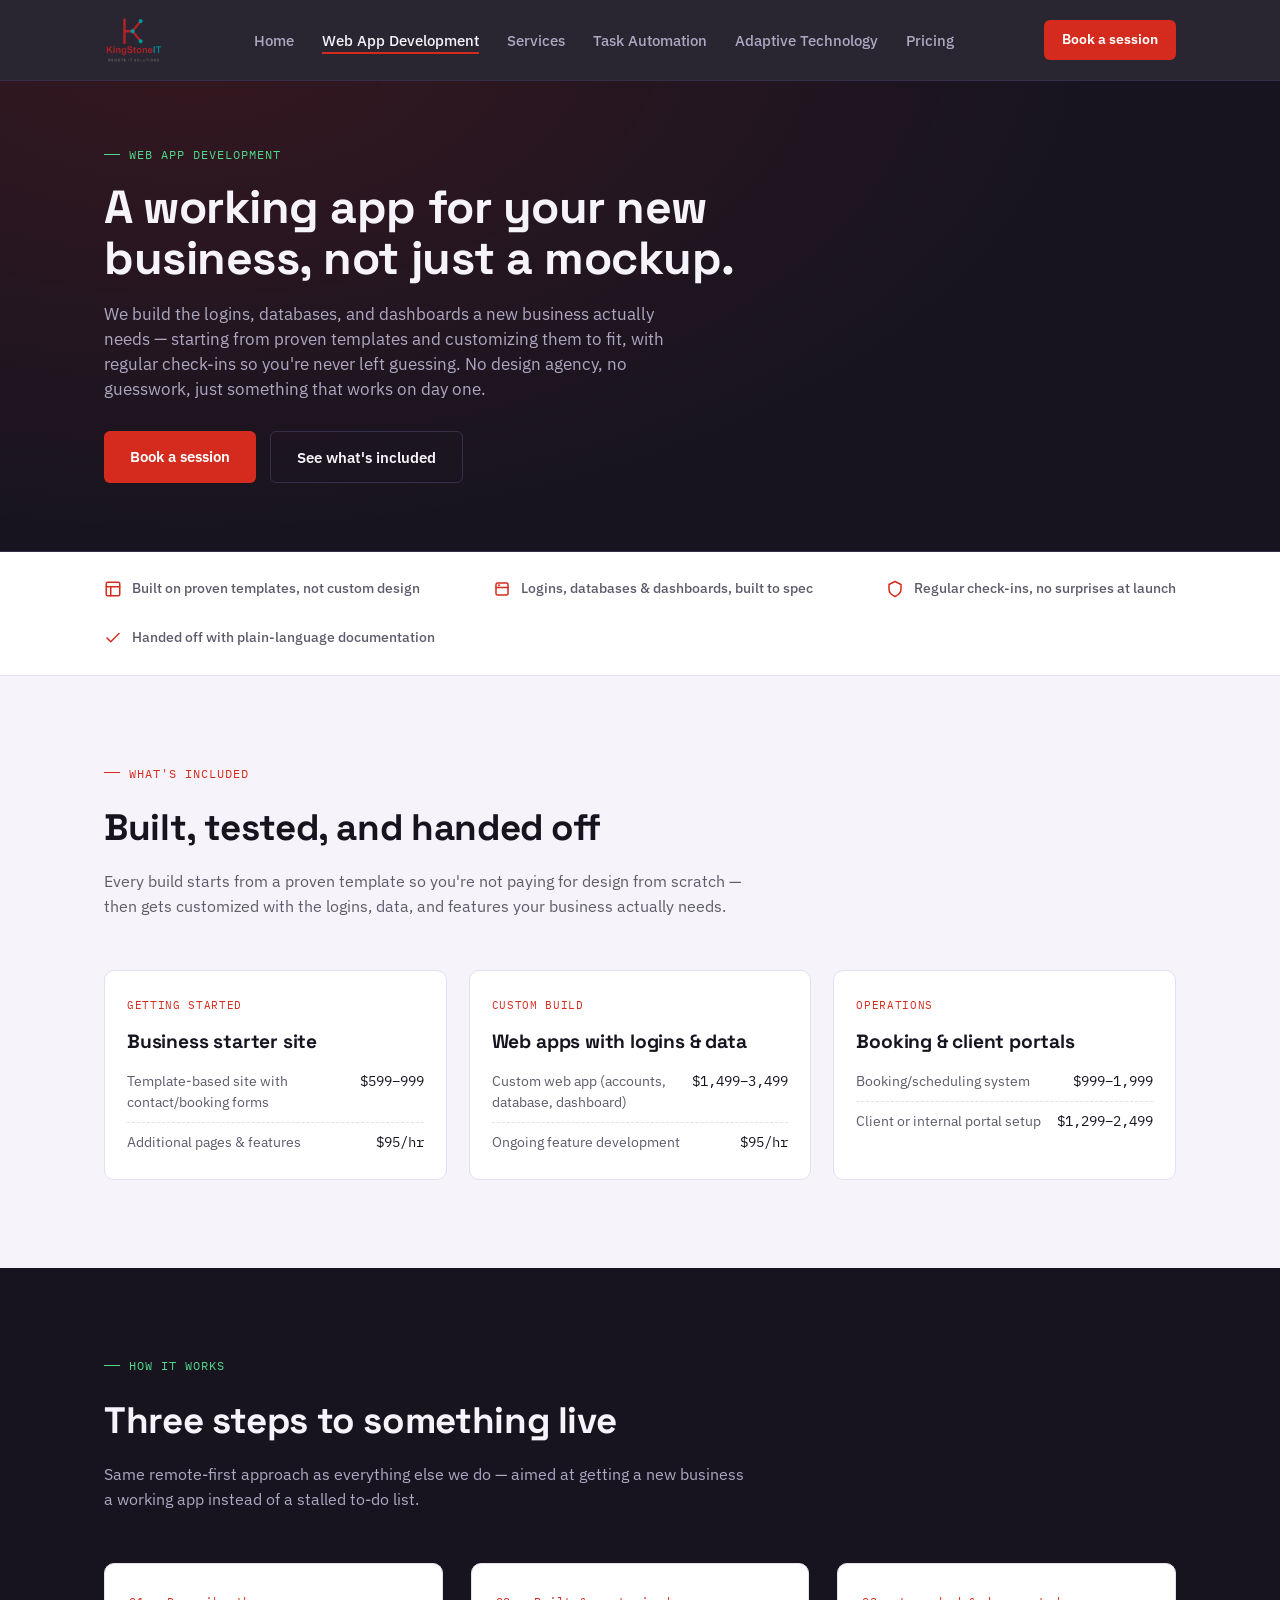
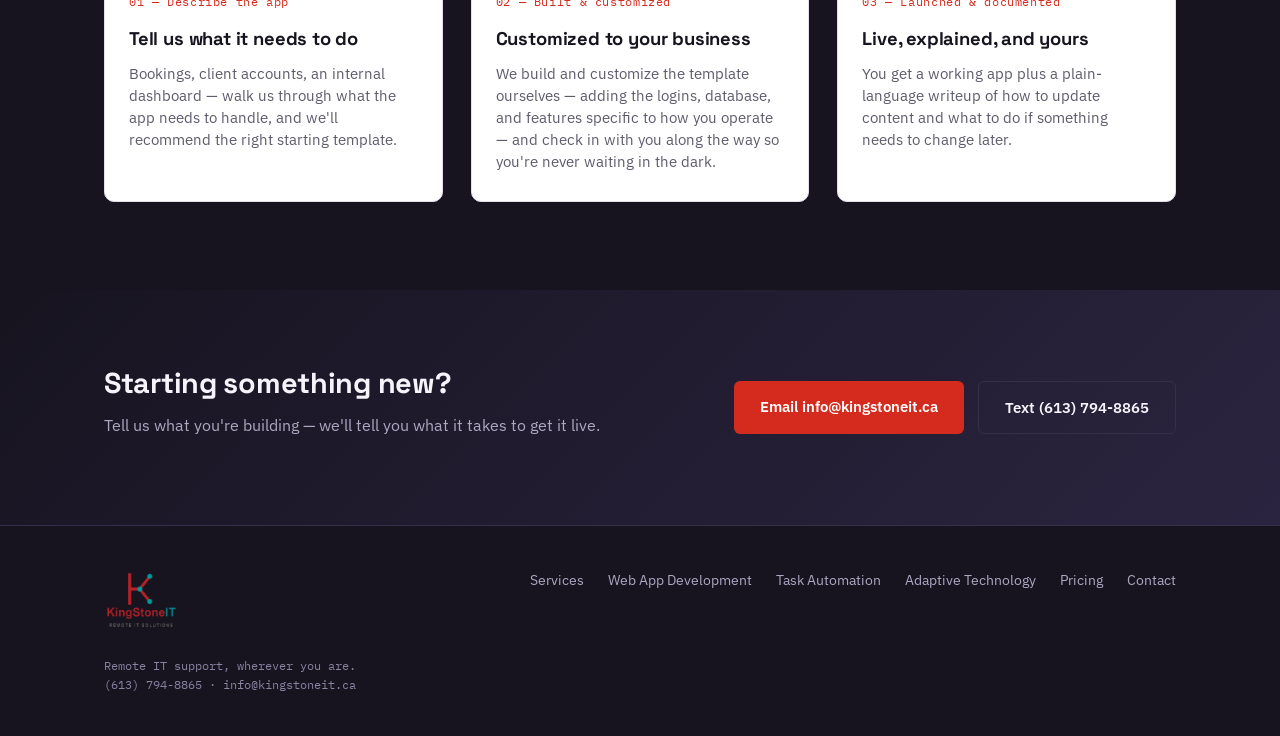
<file: web-app-development.html>
<!DOCTYPE html>
<html lang="en">
<head>
<meta charset="UTF-8">
<meta name="viewport" content="width=device-width, initial-scale=1.0">
<title>Web App Development — KingStone IT</title>
<meta name="description" content="Custom web app development for new businesses — logins, databases, dashboards, and booking systems, built on proven templates.">
<link rel="preconnect" href="https://fonts.googleapis.com">
<link rel="preconnect" href="https://fonts.gstatic.com" crossorigin>
<link href="https://fonts.googleapis.com/css2?family=Space+Grotesk:wght@500;600;700&family=IBM+Plex+Sans:wght@400;500;600&family=IBM+Plex+Mono:wght@400;500&display=swap" rel="stylesheet">
<link href="https://assets.calendly.com/assets/external/widget.css" rel="stylesheet">
<link rel="stylesheet" href="styles.css">
<link rel="stylesheet" href="automation-theme.css">
<link rel="icon" type="image/x-icon" href="favicon.ico">
<link rel="icon" type="image/png" sizes="32x32" href="favicon-32x32.png">
<link rel="icon" type="image/png" sizes="16x16" href="favicon-16x16.png">
<link rel="apple-touch-icon" sizes="180x180" href="apple-touch-icon.png">
</head>
<body>
<a href="#main-content" class="skip-link">Skip to main content</a>

<nav aria-label="Primary">
  <div class="nav-inner">
    <a href="index.html" class="brand"><img src="KingStoneIT-trimmed.png" alt="KingStone IT" class="brand-icon"></a>
    <ul class="nav-links" id="navLinks">
      <li><a href="index.html">Home</a></li>
      <li><a href="web-app-development.html" aria-current="page">Web App Development</a></li>
      <li><a href="services.html">Services</a></li>
      <li><a href="task-automation.html">Task Automation</a></li>
      <li><a href="adaptive-technology.html">Adaptive Technology</a></li>
      <li><a href="pricing.html">Pricing</a></li>
    </ul>
    <div style="display:flex; align-items:center; gap:10px;">
      <a href="https://calendly.com/kingstoneit" target="_blank" rel="noopener" class="nav-cta" onclick="return openCalendly(event)">Book a session</a>
      <button class="nav-toggle" id="navToggle" aria-label="Toggle menu" aria-controls="navLinks" aria-expanded="false">MENU</button>
    </div>
  </div>
</nav>

<header class="page-hero">
  <div class="wrap">
    <div class="eyebrow">Web app development</div>
    <h1>A working app for your new business, not just a mockup.</h1>
    <p class="lede">We build the logins, databases, and dashboards a new business actually needs — starting from proven templates and customizing them to fit, with regular check-ins so you're never left guessing. No design agency, no guesswork, just something that works on day one.</p>
    <div class="hero-ctas">
      <a href="https://calendly.com/kingstoneit" target="_blank" rel="noopener" class="btn-primary" onclick="return openCalendly(event)">Book a session</a>
      <a href="#services" class="btn-ghost">See what's included</a>
    </div>
  </div>
</header>

<main id="main-content">

<div class="trust">
  <div class="wrap trust-inner">
    <div class="trust-item">
      <svg aria-hidden="true" focusable="false" width="18" height="18" viewBox="0 0 24 24" fill="none" stroke-width="2" stroke-linecap="round" stroke-linejoin="round"><rect x="3" y="3" width="18" height="18" rx="2"/><path d="M3 9h18"/><path d="M9 21V9"/></svg>
      Built on proven templates, not custom design
    </div>
    <div class="trust-item">
      <svg aria-hidden="true" focusable="false" width="18" height="18" viewBox="0 0 24 24" fill="none" stroke-width="2" stroke-linecap="round" stroke-linejoin="round"><rect x="4" y="4" width="16" height="16" rx="2"/><path d="M4 10h16"/><circle cx="8" cy="7" r="0.5" fill="currentColor"/></svg>
      Logins, databases &amp; dashboards, built to spec
    </div>
    <div class="trust-item">
      <svg aria-hidden="true" focusable="false" width="18" height="18" viewBox="0 0 24 24" fill="none" stroke-width="2" stroke-linecap="round" stroke-linejoin="round"><path d="M12 2l8 4v6c0 5-3.5 8-8 10-4.5-2-8-5-8-10V6z"/></svg>
      Regular check-ins, no surprises at launch
    </div>
    <div class="trust-item">
      <svg aria-hidden="true" focusable="false" width="18" height="18" viewBox="0 0 24 24" fill="none" stroke-width="2" stroke-linecap="round" stroke-linejoin="round"><path d="M20 6L9 17l-5-5"/></svg>
      Handed off with plain-language documentation
    </div>
  </div>
</div>

<section id="services">
  <div class="wrap">
    <div class="section-head">
      <div class="eyebrow">What's included</div>
      <h2>Built, tested, and handed off</h2>
      <p>Every build starts from a proven template so you're not paying for design from scratch — then gets customized with the logins, data, and features your business actually needs.</p>
    </div>
    <div class="service-grid">
      <div class="light-card">
        <div class="tag">Getting started</div>
        <h3>Business starter site</h3>
        <ul>
          <li>Template-based site with contact/booking forms <span class="price">$599–999</span></li>
          <li>Additional pages &amp; features <span class="price">$95/hr</span></li>
        </ul>
      </div>
      <div class="light-card">
        <div class="tag">Custom build</div>
        <h3>Web apps with logins &amp; data</h3>
        <ul>
          <li>Custom web app (accounts, database, dashboard) <span class="price">$1,499–3,499</span></li>
          <li>Ongoing feature development <span class="price">$95/hr</span></li>
        </ul>
      </div>
      <div class="light-card">
        <div class="tag">Operations</div>
        <h3>Booking &amp; client portals</h3>
        <ul>
          <li>Booking/scheduling system <span class="price">$999–1,999</span></li>
          <li>Client or internal portal setup <span class="price">$1,299–2,499</span></li>
        </ul>
      </div>
    </div>
  </div>
</section>

<section class="dark-section">
  <div class="wrap">
    <div class="section-head">
      <div class="eyebrow">How it works</div>
      <h2>Three steps to something live</h2>
      <p>Same remote-first approach as everything else we do — aimed at getting a new business a working app instead of a stalled to-do list.</p>
    </div>
    <div class="steps">
      <div class="step">
        <div class="step-num mono">01 — Describe the app</div>
        <h3>Tell us what it needs to do</h3>
        <p>Bookings, client accounts, an internal dashboard — walk us through what the app needs to handle, and we'll recommend the right starting template.</p>
      </div>
      <div class="step">
        <div class="step-num mono">02 — Built &amp; customized</div>
        <h3>Customized to your business</h3>
        <p>We build and customize the template ourselves — adding the logins, database, and features specific to how you operate — and check in with you along the way so you're never waiting in the dark.</p>
      </div>
      <div class="step">
        <div class="step-num mono">03 — Launched &amp; documented</div>
        <h3>Live, explained, and yours</h3>
        <p>You get a working app plus a plain-language writeup of how to update content and what to do if something needs to change later.</p>
      </div>
    </div>
  </div>
</section>

<div class="cta-band" id="contact">
  <div class="wrap cta-band-inner">
    <div>
      <h2>Starting something new?</h2>
      <p>Tell us what you're building — we'll tell you what it takes to get it live.</p>
    </div>
    <div style="display:flex; gap:14px; flex-wrap:wrap;">
      <a href="mailto:info@kingstoneit.ca" class="btn-primary">Email info@kingstoneit.ca</a>
      <a href="sms:+16137948865" class="btn-ghost">Text (613) 794-8865</a>
    </div>
  </div>
</div>

</main>

<footer>
  <div class="wrap footer-inner">
    <div>
      <div class="footer-brand"><img src="KingStoneIT-trimmed.png" alt="KingStone IT" class="footer-icon"></div>
      <p class="footer-note">Remote IT support, wherever you are.<br>(613) 794-8865 · info@kingstoneit.ca</p>
    </div>
    <ul class="footer-links">
      <li><a href="services.html">Services</a></li>
      <li><a href="web-app-development.html">Web App Development</a></li>
      <li><a href="task-automation.html">Task Automation</a></li>
      <li><a href="adaptive-technology.html">Adaptive Technology</a></li>
      <li><a href="pricing.html">Pricing</a></li>
      <li><a href="#contact">Contact</a></li>
    </ul>
  </div>
</footer>

<script src="https://assets.calendly.com/assets/external/widget.js" type="text/javascript" async></script>
<script src="script.js"></script>
</body>
</html>
</file>
<file: styles.css>
:root{
  --ink:#10171F;
  --ink-2:#1A232D;
  --ink-3:#242F3B;
  --paper:#F5F3EE;
  --paper-2:#FFFFFF;
  --teal:#4FA8D6;
  --copper:#C13D2F;
  --copper-dark:#A02F23;
  --amber:#E8A33D;
  --ok-green:#5FBE8A;
  --slate:#5B6672;
  --slate-light:#A9B4BE;
  --border-light:#E4E0D6;
  --border-dark:#2E3946;
  --radius:10px;
}

*{box-sizing:border-box;}
html{scroll-behavior:smooth;}
body{
  margin:0;
  font-family:'IBM Plex Sans', sans-serif;
  color:var(--ink);
  background:var(--paper);
  line-height:1.5;
  -webkit-font-smoothing:antialiased;
}
h1,h2,h3{
  font-family:'Space Grotesk', sans-serif;
  margin:0;
  letter-spacing:-0.01em;
}
.mono{font-family:'IBM Plex Mono', monospace;}
a{color:inherit;}
img{max-width:100%;display:block;}
.wrap{
  max-width:1120px;
  margin:0 auto;
  padding:0 24px;
}
:focus-visible{
  outline:2px solid var(--teal);
  outline-offset:3px;
}
.skip-link{
  position:absolute;
  left:12px;
  top:-60px;
  background:var(--paper-2);
  color:var(--ink);
  padding:12px 18px;
  border-radius:6px;
  font-weight:600;
  font-size:0.9rem;
  text-decoration:none;
  z-index:100;
  transition:top .15s ease;
}
.skip-link:focus{top:12px;}

/* ---------- NAV ---------- */
nav{
  position:sticky;
  top:0;
  z-index:50;
  background:rgba(16,23,31,0.92);
  backdrop-filter:blur(8px);
  border-bottom:1px solid var(--border-dark);
}
.nav-inner{
  display:flex;
  align-items:center;
  justify-content:space-between;
  padding:16px 24px;
  max-width:1120px;
  margin:0 auto;
}
.brand{
  display:flex;
  align-items:center;
  gap:10px;
  color:var(--paper);
  font-weight:700;
  font-size:1.15rem;
  text-decoration:none;
}
.brand-icon{
  height:48px;width:auto;
  display:block;
  flex-shrink:0;
}
.footer-icon{
  height:60px;width:auto;
  display:block;
  flex-shrink:0;
}
.nav-links{
  display:flex;
  gap:28px;
  list-style:none;
  margin:0;padding:0;
}
.nav-links a{
  color:var(--slate-light);
  text-decoration:none;
  font-size:0.92rem;
  font-weight:500;
  transition:color .15s ease;
}
.nav-links a:hover{color:var(--paper);}
.nav-links a[aria-current="page"]{color:var(--paper); border-bottom:2px solid var(--copper); padding-bottom:2px;}
.nav-cta{
  background:var(--copper);
  color:#fff;
  padding:9px 18px;
  border-radius:6px;
  font-weight:600;
  font-size:0.88rem;
  text-decoration:none;
  white-space:nowrap;
  transition:background .15s ease;
}
.nav-cta:hover{background:var(--copper-dark);}
.nav-toggle{display:none;}

/* ---------- PAGE HERO (interior pages) ---------- */
.page-hero{
  background:
    radial-gradient(ellipse 900px 500px at 15% -10%, rgba(79,168,214,0.10), transparent),
    var(--ink);
  color:var(--paper);
  padding:64px 0 68px;
  border-bottom:1px solid var(--border-dark);
}
.page-hero h1{
  font-size:clamp(2rem, 4vw, 2.9rem);
  line-height:1.1;
  font-weight:700;
  max-width:22ch;
}
.page-hero p.lede{
  margin-top:18px;
  font-size:1.05rem;
  color:var(--slate-light);
  max-width:56ch;
}
.page-hero .hero-ctas{margin-top:28px;}

/* ---------- HOME HERO ---------- */
.hero{
  background:
    radial-gradient(ellipse 900px 500px at 15% -10%, rgba(79,168,214,0.10), transparent),
    var(--ink);
  color:var(--paper);
  padding:88px 0 96px;
  border-bottom:1px solid var(--border-dark);
}
.hero-grid{
  display:grid;
  grid-template-columns:1.15fr 0.85fr;
  gap:56px;
  align-items:center;
}
.eyebrow{
  font-family:'IBM Plex Mono', monospace;
  font-size:0.78rem;
  letter-spacing:0.08em;
  text-transform:uppercase;
  color:var(--teal);
  display:flex;
  align-items:center;
  gap:9px;
  margin-bottom:18px;
}
.eyebrow::before{
  content:"";
  width:16px;height:1px;
  background:var(--teal);
}
.hero-title-row{
  display:flex;
  align-items:center;
  gap:24px;
}
.hero-logo{
  height:110px;
  width:auto;
  flex-shrink:0;
}
.hero h1{
  font-size:clamp(2.1rem, 4.4vw, 3.35rem);
  line-height:1.08;
  font-weight:700;
}
.hero h1 em{font-style:normal; color:var(--copper);}
.hero p.lede{
  margin-top:20px;
  font-size:1.08rem;
  color:var(--slate-light);
  max-width:46ch;
}
.hero-ctas{
  display:flex;
  gap:14px;
  margin-top:32px;
  flex-wrap:wrap;
}
.btn-primary{
  background:var(--copper);
  color:#fff;
  padding:14px 26px;
  border-radius:6px;
  font-weight:600;
  text-decoration:none;
  font-size:0.95rem;
  display:inline-block;
  transition:background .15s ease, transform .15s ease;
}
.btn-primary:hover{background:var(--copper-dark); transform:translateY(-1px);}
.btn-ghost{
  border:1px solid var(--border-dark);
  color:var(--paper);
  padding:14px 26px;
  border-radius:6px;
  font-weight:600;
  text-decoration:none;
  font-size:0.95rem;
  display:inline-block;
  transition:border-color .15s ease, background .15s ease;
}
.btn-ghost:hover{border-color:var(--teal); background:rgba(79,168,214,0.08);}

/* status board — signature element */
.board{
  background:var(--ink-2);
  border:1px solid var(--border-dark);
  border-radius:var(--radius);
  padding:22px;
}
.board-head{
  display:flex;
  justify-content:space-between;
  align-items:center;
  padding-bottom:16px;
  margin-bottom:16px;
  border-bottom:1px solid var(--border-dark);
}
.board-head span:first-child{
  font-family:'IBM Plex Mono', monospace;
  font-size:0.75rem;
  letter-spacing:0.06em;
  color:var(--slate-light);
  text-transform:uppercase;
}
.board-head span:last-child,
.board-head a{
  font-family:'IBM Plex Mono', monospace;
  font-size:0.72rem;
  color:var(--ok-green);
  text-decoration:none;
}
.board-head a:hover{text-decoration:underline;}
.board-row{
  display:flex;
  align-items:center;
  justify-content:space-between;
  padding:11px 0;
  border-bottom:1px solid var(--border-dark);
}
.board-row:last-child{border-bottom:none;}
.board-row .label{
  font-family:'IBM Plex Mono', monospace;
  font-size:0.83rem;
  color:var(--paper);
}
.board-row .status{
  display:flex;
  align-items:center;
  gap:8px;
  font-family:'IBM Plex Mono', monospace;
  font-size:0.75rem;
  color:var(--ok-green);
}
.pulse-dot{
  width:7px;height:7px;
  border-radius:50%;
  background:var(--ok-green);
  box-shadow:0 0 0 0 rgba(95,190,138,0.5);
  animation:pulse 2.4s ease-out infinite;
}
@keyframes pulse{
  0%{box-shadow:0 0 0 0 rgba(95,190,138,0.45);}
  70%{box-shadow:0 0 0 7px rgba(95,190,138,0);}
  100%{box-shadow:0 0 0 0 rgba(95,190,138,0);}
}
@media (prefers-reduced-motion: reduce){
  .pulse-dot{animation:none;}
  html{scroll-behavior:auto;}
}

/* ---------- TRUST BAR ---------- */
.trust{
  background:var(--paper-2);
  border-bottom:1px solid var(--border-light);
  padding:26px 0;
}
.trust-inner{
  display:flex;
  flex-wrap:wrap;
  gap:28px 40px;
  justify-content:space-between;
}
.trust-item{
  display:flex;
  align-items:center;
  gap:10px;
  font-size:0.88rem;
  color:var(--slate);
  font-weight:500;
}
.trust-item svg{flex:none;stroke:var(--copper);}

/* ---------- SECTION SHARED ---------- */
section{padding:88px 0;}
.section-head{
  max-width:640px;
  margin-bottom:52px;
}
.section-head .eyebrow{color:var(--copper);}
.section-head .eyebrow::before{background:var(--copper);}
.section-head h2{
  font-size:clamp(1.7rem, 3vw, 2.3rem);
  font-weight:700;
}
.section-head p{
  color:var(--slate);
  margin-top:14px;
  font-size:1.02rem;
}

/* ---------- HOW IT WORKS ---------- */
.how{background:var(--paper);}
.steps{
  display:grid;
  grid-template-columns:repeat(3,1fr);
  gap:28px;
}
.step{
  background:var(--paper-2);
  border:1px solid var(--border-light);
  border-radius:var(--radius);
  padding:28px 24px;
  position:relative;
}
.step-num{
  font-family:'IBM Plex Mono', monospace;
  font-size:0.78rem;
  color:var(--copper);
  letter-spacing:0.05em;
}
.step h3{font-size:1.15rem; margin-top:14px; margin-bottom:10px;}
.step p{color:var(--slate); font-size:0.92rem; margin:0;}

/* ---------- DARK SECTION VARIANT ---------- */
.dark-section{background:var(--ink); color:var(--paper);}
.dark-section .section-head .eyebrow{color:var(--teal);}
.dark-section .section-head .eyebrow::before{background:var(--teal);}
.dark-section .section-head p{color:var(--slate-light);}
.dark-section .step h3{color:var(--ink);}

/* ---------- SERVICE / OVERVIEW CARDS ---------- */
.service-grid{
  display:grid;
  grid-template-columns:repeat(3,1fr);
  gap:22px;
}
.service-grid.cols-2{grid-template-columns:repeat(2,1fr);}
.service-card{
  background:var(--ink-2);
  border:1px solid var(--border-dark);
  border-radius:var(--radius);
  padding:26px 22px;
  display:flex;
  flex-direction:column;
  gap:14px;
}
.service-card .tag{
  font-family:'IBM Plex Mono', monospace;
  font-size:0.7rem;
  text-transform:uppercase;
  letter-spacing:0.06em;
  color:var(--teal);
}
.service-card h3{font-size:1.2rem;}
.service-card p.desc{color:var(--slate-light); font-size:0.92rem; margin:0;}
.service-card ul{
  margin:0;
  padding:0;
  list-style:none;
  display:flex;
  flex-direction:column;
  gap:9px;
}
.service-card li{
  font-size:0.88rem;
  color:var(--slate-light);
  display:flex;
  justify-content:space-between;
  gap:12px;
  padding-bottom:9px;
  border-bottom:1px dashed var(--border-dark);
}
.service-card li:last-child{border-bottom:none;padding-bottom:0;}
.service-card li .price{
  font-family:'IBM Plex Mono', monospace;
  color:var(--paper);
  white-space:nowrap;
}
.service-card .card-link{
  margin-top:auto;
  color:var(--teal);
  font-weight:600;
  font-size:0.9rem;
  text-decoration:none;
  display:inline-flex;
  align-items:center;
  gap:6px;
}
.service-card .card-link:hover{text-decoration:underline;}

/* ---------- LIGHT CARDS (used on light-background sections) ---------- */
.light-card{
  background:var(--paper-2);
  border:1px solid var(--border-light);
  border-radius:var(--radius);
  padding:26px 22px;
  display:flex;
  flex-direction:column;
  gap:14px;
}
.light-card .tag{
  font-family:'IBM Plex Mono', monospace;
  font-size:0.7rem;
  text-transform:uppercase;
  letter-spacing:0.06em;
  color:var(--copper);
}
.light-card h3{font-size:1.2rem;}
.light-card ul{
  margin:0;
  padding:0;
  list-style:none;
  display:flex;
  flex-direction:column;
  gap:9px;
}
.light-card li{
  font-size:0.88rem;
  color:var(--slate);
  display:flex;
  justify-content:space-between;
  gap:12px;
  padding-bottom:9px;
  border-bottom:1px dashed var(--border-light);
}
.light-card li:last-child{border-bottom:none;padding-bottom:0;}
.light-card li .price{
  font-family:'IBM Plex Mono', monospace;
  color:var(--ink);
  white-space:nowrap;
}

/* ---------- RETAINER / PRICING PLANS ---------- */
.retainer{background:var(--paper);}
.plans{
  display:grid;
  grid-template-columns:repeat(3,1fr);
  gap:24px;
}
.plan{
  background:var(--paper-2);
  border:1px solid var(--border-light);
  border-radius:var(--radius);
  padding:30px 26px;
  display:flex;
  flex-direction:column;
}
.plan.featured{border:2px solid var(--copper); position:relative;}
.plan.featured::before{
  content:"MOST POPULAR";
  position:absolute;
  top:-11px;
  left:26px;
  background:var(--copper);
  color:#fff;
  font-family:'IBM Plex Mono', monospace;
  font-size:0.65rem;
  letter-spacing:0.06em;
  padding:4px 10px;
  border-radius:4px;
}
.plan h3{font-size:1.1rem;}
.plan .price{
  font-family:'Space Grotesk', sans-serif;
  font-size:2.1rem;
  font-weight:700;
  margin:14px 0 4px;
}
.plan .price span{font-size:0.95rem; font-weight:500; color:var(--slate);}
.plan ul{
  list-style:none;
  padding:0;
  margin:20px 0 0;
  display:flex;
  flex-direction:column;
  gap:10px;
  flex:1;
}
.plan li{font-size:0.9rem; color:var(--slate); display:flex; gap:9px; align-items:flex-start;}
.plan li svg{flex:none; margin-top:3px; stroke:var(--ok-green);}

/* ---------- RATE TABLE (simple two-column list) ---------- */
.rate-table{
  background:var(--paper-2);
  border:1px solid var(--border-light);
  border-radius:var(--radius);
  overflow:hidden;
}
.rate-table .rate-row{
  display:flex;
  justify-content:space-between;
  gap:16px;
  padding:16px 22px;
  border-bottom:1px solid var(--border-light);
  font-size:0.94rem;
}
.rate-table .rate-row:last-child{border-bottom:none;}
.rate-table .rate-row .price{font-family:'IBM Plex Mono', monospace; color:var(--copper); white-space:nowrap;}

/* ---------- CTA BAND ---------- */
.cta-band{
  background:linear-gradient(135deg, var(--ink) 0%, var(--ink-3) 100%);
  color:var(--paper);
  padding:72px 0;
}
.cta-band-inner{
  display:flex;
  justify-content:space-between;
  align-items:center;
  flex-wrap:wrap;
  gap:24px;
}
.cta-band h2{font-size:1.8rem; max-width:34ch;}
.cta-band p{color:var(--slate-light); margin-top:8px;}

/* ---------- FOOTER ---------- */
footer{
  background:var(--ink);
  color:var(--slate-light);
  padding:44px 0 30px;
  border-top:1px solid var(--border-dark);
}
.footer-inner{
  display:flex;
  justify-content:space-between;
  align-items:flex-start;
  flex-wrap:wrap;
  gap:24px;
}
.footer-brand{
  display:flex;
  align-items:center;
  gap:9px;
  color:var(--paper);
  font-weight:700;
  font-family:'Space Grotesk', sans-serif;
}
.footer-links{
  display:flex;
  gap:24px;
  list-style:none;
  padding:0;margin:0;
  font-size:0.85rem;
}
.footer-links a{text-decoration:none; color:var(--slate-light);}
.footer-links a:hover{color:var(--teal);}
.footer-note{
  font-size:0.78rem;
  margin-top:26px;
  color:#7C8794;
  font-family:'IBM Plex Mono', monospace;
}

/* ---------- RESPONSIVE ---------- */
@media (max-width: 860px){
  .hero-grid{grid-template-columns:1fr;}
  .steps, .service-grid, .plans, .service-grid.cols-2{grid-template-columns:1fr;}
  .hero-logo{height:72px;}
  .nav-links{
    position:fixed;
    top:64px;left:0;right:0;
    background:var(--ink);
    flex-direction:column;
    gap:0;
    padding:8px 24px 18px;
    border-bottom:1px solid var(--border-dark);
    display:none;
  }
  .nav-links.open{display:flex;}
  .nav-links a{padding:12px 0;border-bottom:1px solid var(--border-dark);}
  .nav-toggle{
    display:block;
    background:none;
    border:1px solid var(--border-dark);
    color:var(--paper);
    border-radius:6px;
    padding:8px 10px;
    font-family:'IBM Plex Mono', monospace;
    font-size:0.75rem;
  }
  .trust-inner{justify-content:flex-start;}
  .cta-band-inner{flex-direction:column;align-items:flex-start;}
  .rate-table .rate-row{flex-direction:column; gap:4px;}
}
@media (max-width: 480px){
  .hero-title-row{flex-direction:column; align-items:flex-start; gap:12px;}
}
</file>
<file: automation-theme.css>
/* Task Automation theme override — load this AFTER styles.css.
   Redefines the same color variables with a Canadian-red/mint palette
   instead of the site's default red/blue, so the cascade picks up
   these values while every structural rule in styles.css stays shared. */
:root{
  --ink:#171420;
  --ink-2:#211C2E;
  --ink-3:#2B2440;
  --paper:#F6F4FA;
  --paper-2:#FFFFFF;
  --teal:#4FD98B;
  --copper:#D52B1E;
  --copper-dark:#A81F16;
  --amber:#F0B429;
  --ok-green:#5FBE8A;
  --slate:#5E5B6B;
  --slate-light:#ADA8C2;
  --border-light:#E3DFF0;
  --border-dark:#362F4A;
}

/* The hero background glow in styles.css hardcodes the default blue as an
   rgba() (CSS variables can't be used inside rgba() color stops), so it
   needs its own override here to match the Canadian-red theme. */
.hero, .page-hero{
  background:
    radial-gradient(ellipse 900px 500px at 15% -10%, rgba(213,43,30,0.16), transparent),
    var(--ink);
}
.btn-ghost:hover{
  background:rgba(79,217,139,0.08);
}
.footer-note{
  color:#8983A0;
}
nav{
  background:rgba(23,20,32,0.92);
}
</file>
